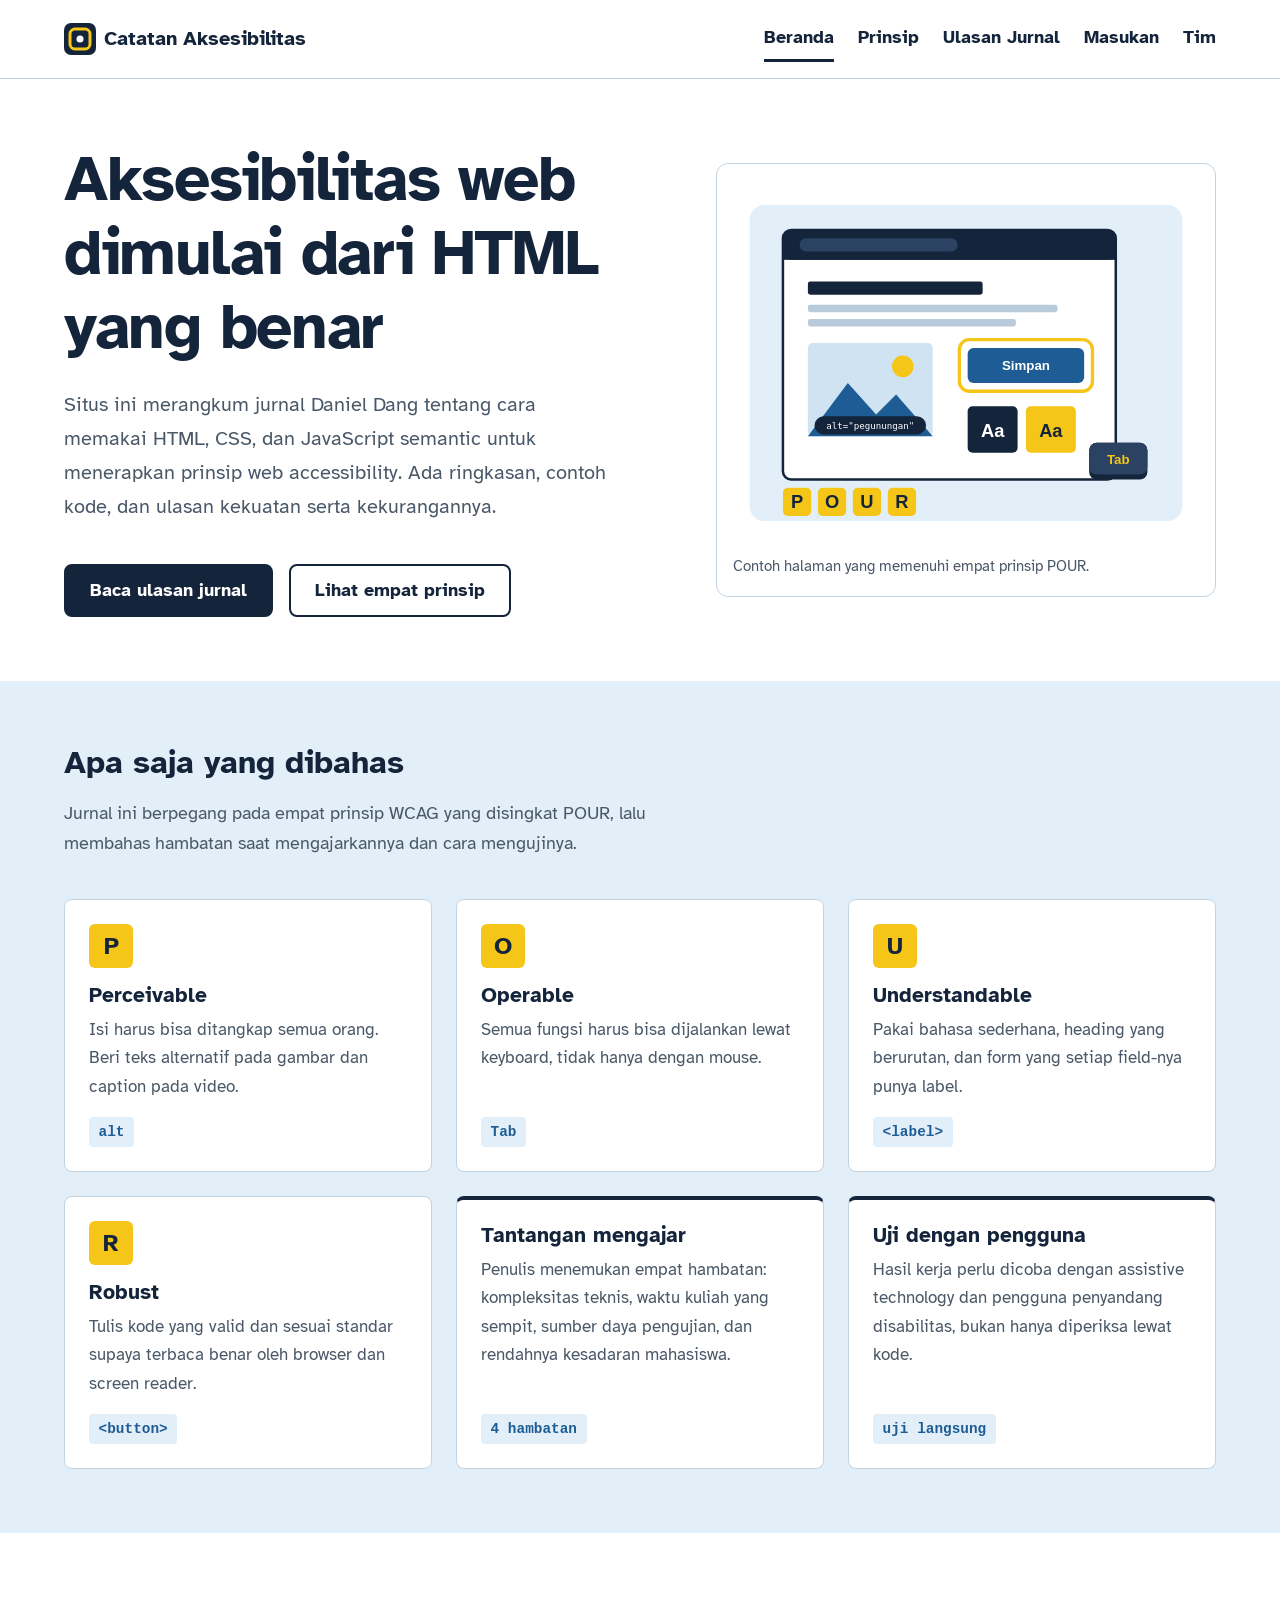
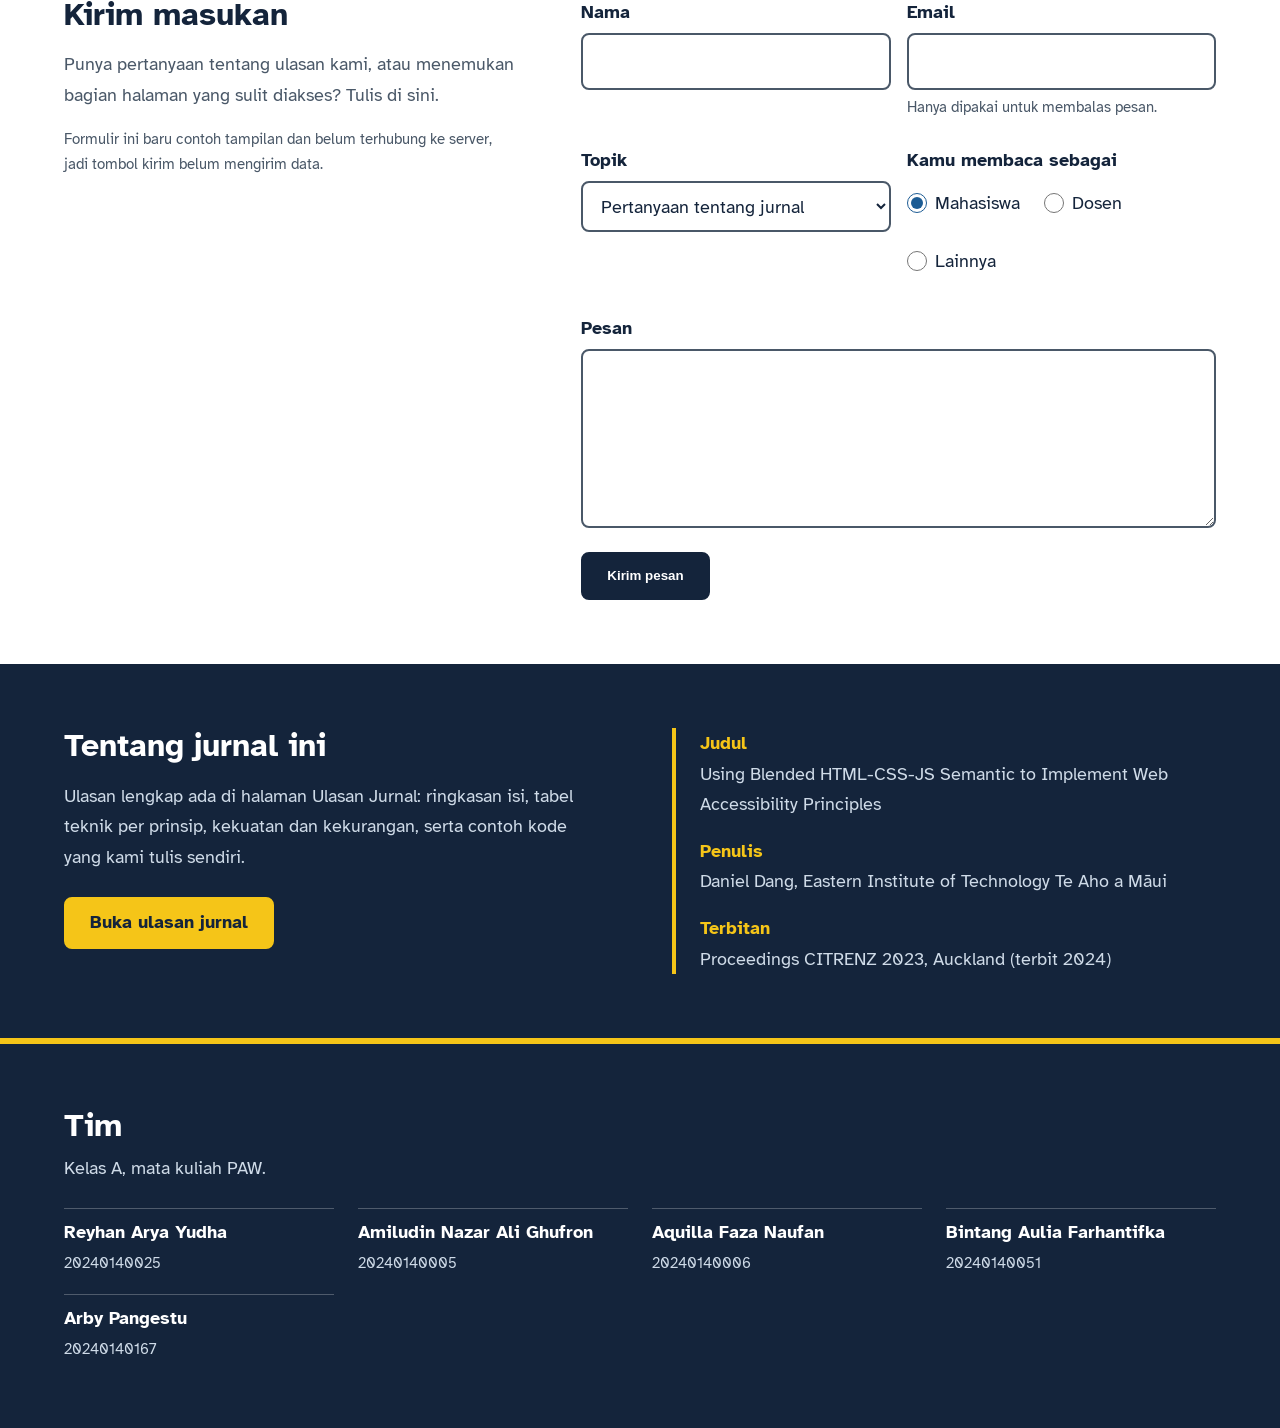
<file: index.html>
<!DOCTYPE html>
<html lang="id">
<head>
  <meta charset="UTF-8">
  <meta name="viewport" content="width=device-width, initial-scale=1, viewport-fit=cover">
  <title>Catatan Aksesibilitas Web | Beranda</title>
  <meta name="description" content="Ringkasan jurnal Daniel Dang tentang cara menerapkan prinsip web accessibility dengan HTML, CSS, dan JavaScript semantic.">

  <!-- Atkinson Hyperlegible: font yang dirancang untuk keterbacaan. Jika offline, otomatis memakai font sistem. -->
  <link rel="preconnect" href="https://fonts.googleapis.com">
  <link rel="preconnect" href="https://fonts.gstatic.com" crossorigin>
  <link href="https://fonts.googleapis.com/css2?family=Atkinson+Hyperlegible:ital,wght@0,400;0,700;1,400&display=swap" rel="stylesheet">

  <link rel="stylesheet" href="css/style.css">
</head>
<body>

  <a class="skip-link" href="#konten">Lewati ke konten utama</a>

  <header class="site-header">
    <div class="container header-inner">
      <a class="brand" href="index.html">
        <img src="assets/logo.svg" width="32" height="32" alt="">
        <span>Catatan Aksesibilitas</span>
      </a>

      <nav aria-label="Navigasi utama">
        <ul class="menu">
          <li><a href="index.html" aria-current="page">Beranda</a></li>
          <li><a href="#fitur">Prinsip</a></li>
          <li><a href="landing-page.html">Ulasan Jurnal</a></li>
          <li><a href="#kontak">Masukan</a></li>
          <li><a href="#tim">Tim</a></li>
        </ul>
      </nav>
    </div>
  </header>

  <main id="konten">

    <section class="hero" aria-labelledby="judul-hero">
      <div class="container hero-inner">
        <div class="hero-teks">
          <h1 id="judul-hero">Aksesibilitas web dimulai dari HTML yang benar</h1>
          <p class="hero-deskripsi">
            Situs ini merangkum jurnal Daniel Dang tentang cara memakai HTML, CSS,
            dan JavaScript semantic untuk menerapkan prinsip web accessibility.
            Ada ringkasan, contoh kode, dan ulasan kekuatan serta kekurangannya.
          </p>
          <div class="aksi">
            <a class="btn btn-utama" href="landing-page.html">Baca ulasan jurnal</a>
            <a class="btn btn-sekunder" href="#fitur">Lihat empat prinsip</a>
          </div>
        </div>

        <figure class="hero-gambar hero-kartu">
          <img
            src="assets/hero.svg"
            width="560"
            height="440"
            alt="Ilustrasi halaman web dengan gambar berlabel alt, tombol berbingkai fokus kuning, contoh kontras warna, dan empat kotak huruf P, O, U, R.">
          <figcaption>Contoh halaman yang memenuhi empat prinsip POUR.</figcaption>
        </figure>
      </div>
    </section>

    <section class="fitur" id="fitur" aria-labelledby="judul-fitur">
      <div class="container">
        <h2 id="judul-fitur">Apa saja yang dibahas</h2>
        <p class="pengantar">
          Jurnal ini berpegang pada empat prinsip WCAG yang disingkat POUR, lalu
          membahas hambatan saat mengajarkannya dan cara mengujinya.
        </p>

        <div class="grid-fitur">
          <article class="kartu">
            <span class="huruf" aria-hidden="true">P</span>
            <h3>Perceivable</h3>
            <p>Isi harus bisa ditangkap semua orang. Beri teks alternatif pada gambar dan caption pada video.</p>
            <code>alt</code>
          </article>

          <article class="kartu">
            <span class="huruf" aria-hidden="true">O</span>
            <h3>Operable</h3>
            <p>Semua fungsi harus bisa dijalankan lewat keyboard, tidak hanya dengan mouse.</p>
            <code>Tab</code>
          </article>

          <article class="kartu">
            <span class="huruf" aria-hidden="true">U</span>
            <h3>Understandable</h3>
            <p>Pakai bahasa sederhana, heading yang berurutan, dan form yang setiap field-nya punya label.</p>
            <code>&lt;label&gt;</code>
          </article>

          <article class="kartu">
            <span class="huruf" aria-hidden="true">R</span>
            <h3>Robust</h3>
            <p>Tulis kode yang valid dan sesuai standar supaya terbaca benar oleh browser dan screen reader.</p>
            <code>&lt;button&gt;</code>
          </article>

          <article class="kartu kartu-beda">
            <h3>Tantangan mengajar</h3>
            <p>Penulis menemukan empat hambatan: kompleksitas teknis, waktu kuliah yang sempit, sumber daya pengujian, dan rendahnya kesadaran mahasiswa.</p>
            <code>4 hambatan</code>
          </article>

          <article class="kartu kartu-beda">
            <h3>Uji dengan pengguna</h3>
            <p>Hasil kerja perlu dicoba dengan assistive technology dan pengguna penyandang disabilitas, bukan hanya diperiksa lewat kode.</p>
            <code>uji langsung</code>
          </article>
        </div>
      </div>
    </section>

    <section class="kontak" id="kontak" aria-labelledby="judul-kontak">
      <div class="container kontak-inner">
        <div class="kontak-teks">
          <h2 id="judul-kontak">Kirim masukan</h2>
          <p>
            Punya pertanyaan tentang ulasan kami, atau menemukan bagian halaman
            yang sulit diakses? Tulis di sini.
          </p>
          <p class="catatan">
            Formulir ini baru contoh tampilan dan belum terhubung ke server,
            jadi tombol kirim belum mengirim data.
          </p>
        </div>

        <form class="form">
          <div class="field">
            <label for="nama">Nama</label>
            <input type="text" id="nama" name="nama" autocomplete="name" required>
          </div>

          <div class="field">
            <label for="email">Email</label>
            <input type="email" id="email" name="email" autocomplete="email" required aria-describedby="petunjuk-email">
            <p class="petunjuk" id="petunjuk-email">Hanya dipakai untuk membalas pesan.</p>
          </div>

          <div class="field">
            <label for="topik">Topik</label>
            <select id="topik" name="topik">
              <option value="jurnal">Pertanyaan tentang jurnal</option>
              <option value="aksesibilitas">Masalah aksesibilitas di situs ini</option>
              <option value="lainnya">Lainnya</option>
            </select>
          </div>

          <fieldset class="field">
            <legend>Kamu membaca sebagai</legend>
            <div class="pilihan">
              <label><input type="radio" name="peran" value="mahasiswa" checked> Mahasiswa</label>
              <label><input type="radio" name="peran" value="dosen"> Dosen</label>
              <label><input type="radio" name="peran" value="lainnya"> Lainnya</label>
            </div>
          </fieldset>

          <div class="field span-2">
            <label for="pesan">Pesan</label>
            <textarea id="pesan" name="pesan" rows="5" required></textarea>
          </div>

          <div class="span-2">
            <button class="btn btn-utama" type="submit">Kirim pesan</button>
            <p class="status-pesan" id="status-pesan" role="status" aria-live="polite" hidden></p>
          </div>
        </form>
      </div>
    </section>

    <section class="tentang" aria-labelledby="judul-tentang">
      <div class="container tentang-inner">
        <div>
          <h2 id="judul-tentang">Tentang jurnal ini</h2>
          <p>
            Ulasan lengkap ada di halaman Ulasan Jurnal: ringkasan isi, tabel
            teknik per prinsip, kekuatan dan kekurangan, serta contoh kode
            yang kami tulis sendiri.
          </p>
          <a class="btn btn-utama btn-terang" href="landing-page.html">Buka ulasan jurnal</a>
        </div>

        <dl class="info-jurnal">
          <dt>Judul</dt>
          <dd>Using Blended HTML-CSS-JS Semantic to Implement Web Accessibility Principles</dd>
          <dt>Penulis</dt>
          <dd>Daniel Dang, Eastern Institute of Technology Te Aho a Māui</dd>
          <dt>Terbitan</dt>
          <dd>Proceedings CITRENZ 2023, Auckland (terbit 2024)</dd>
        </dl>
      </div>
    </section>

  </main>

  <footer class="site-footer" id="tim">
    <div class="container">
      <h2>Tim</h2>
      <p class="kelas">Kelas A, mata kuliah PAW.</p>
      <ul class="anggota">
        <li><span class="nama">Reyhan Arya Yudha</span> <span class="nim">20240140025</span></li>
        <li><span class="nama">Amiludin Nazar Ali Ghufron</span> <span class="nim">20240140005</span></li>
        <li><span class="nama">Aquilla Faza Naufan</span> <span class="nim">20240140006</span></li>
        <li><span class="nama">Bintang Aulia Farhantifka</span> <span class="nim">20240140051</span></li>
        <li><span class="nama">Arby Pangestu</span> <span class="nim">20240140167</span></li>
      </ul>
    </div>
  </footer>


  <script>
    const form = document.querySelector('.form');
    const statusPesan = document.querySelector('#status-pesan');

    form.addEventListener('submit', function (event) {
      event.preventDefault();

      if (!form.checkValidity()) {
        form.reportValidity();
        return;
      }

      statusPesan.hidden = false;
      statusPesan.textContent = 'Pesan berhasil dikirim! (Simulasi, belum terhubung ke server.)';
    });
  </script>
</body>
</html>
</file>
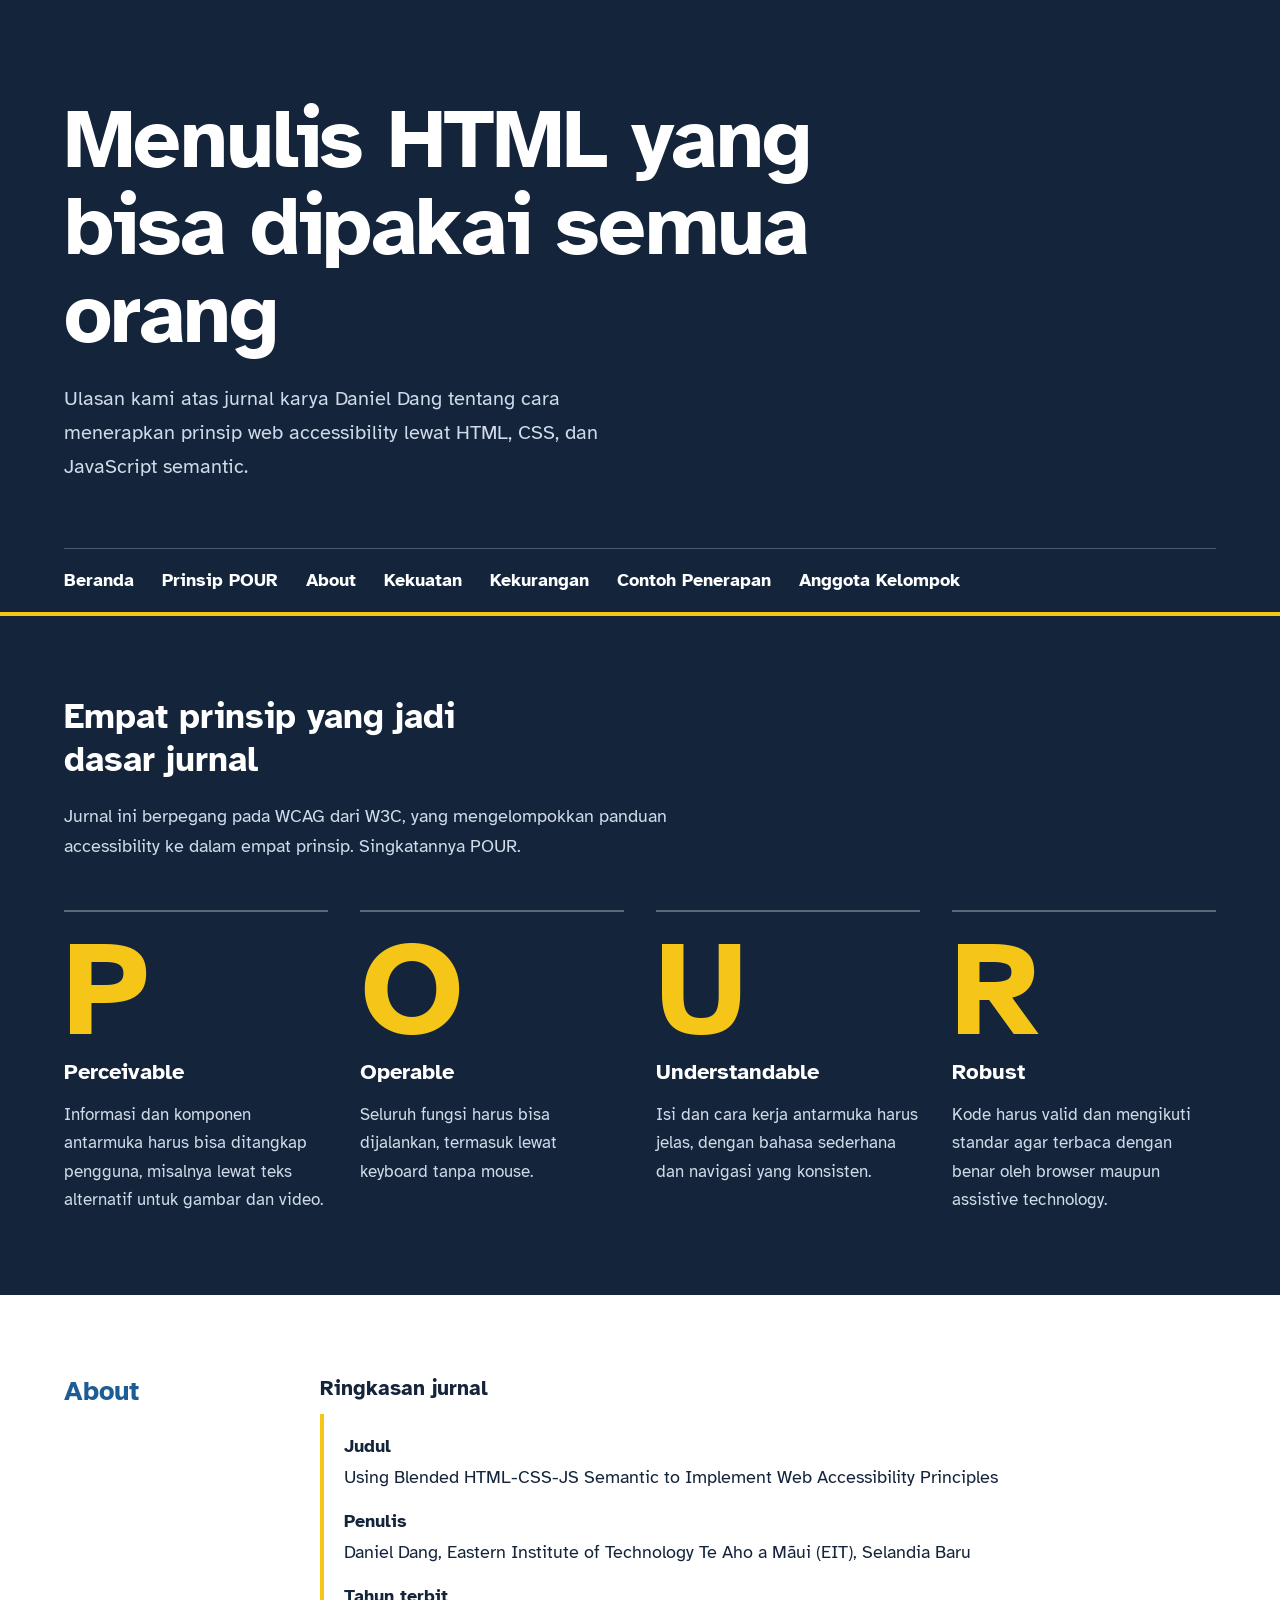
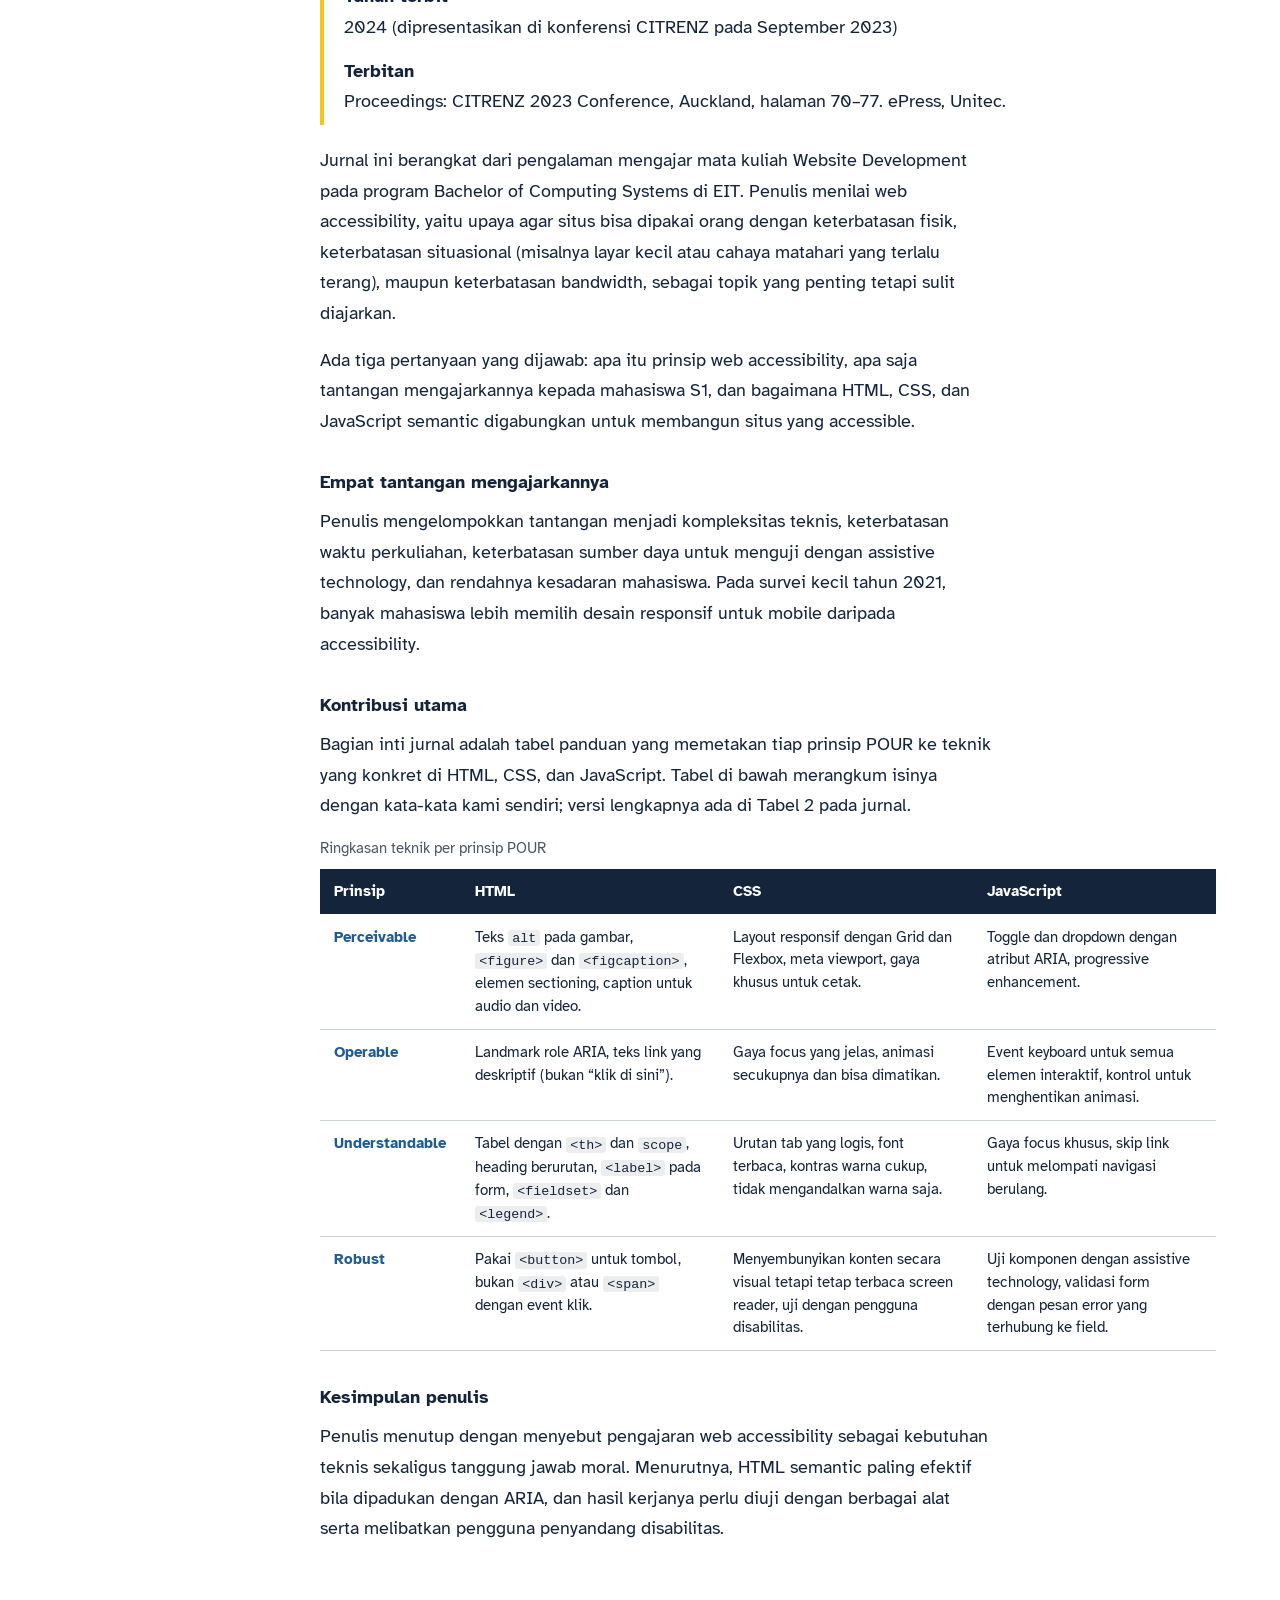
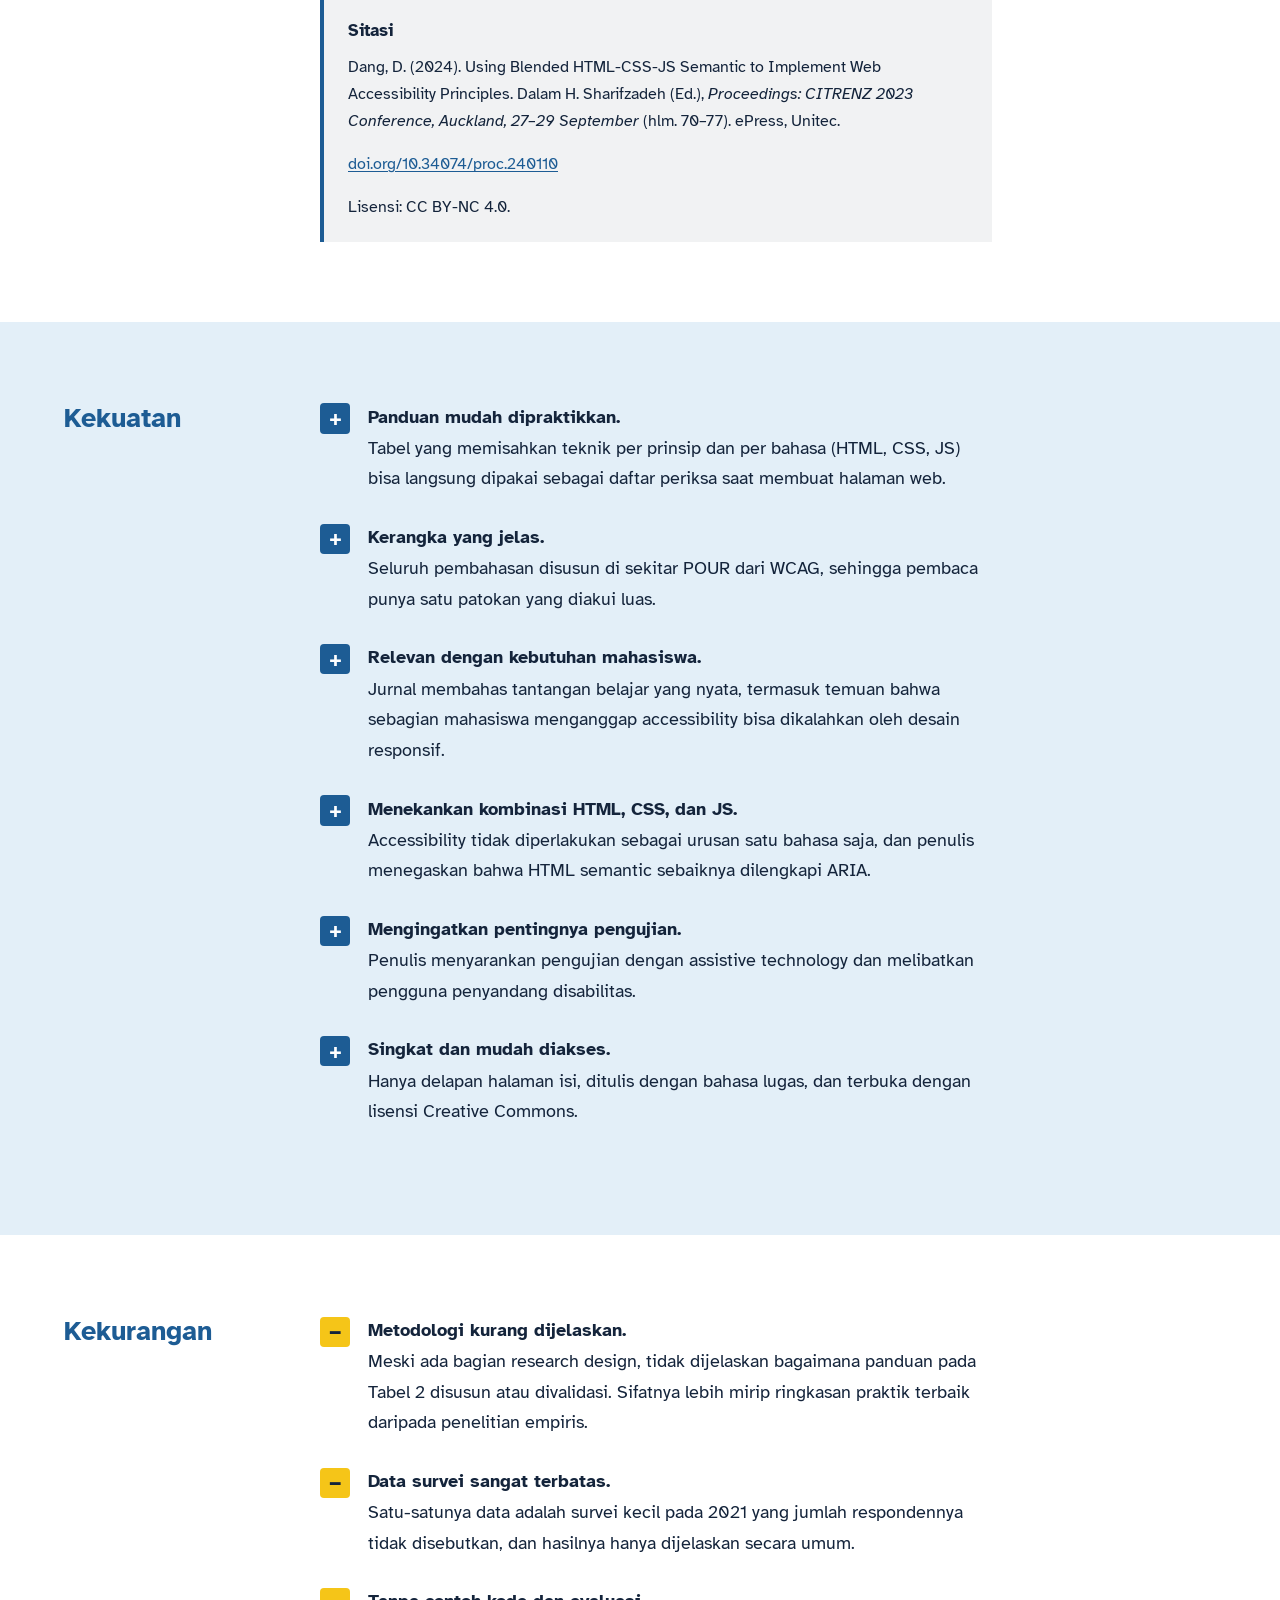
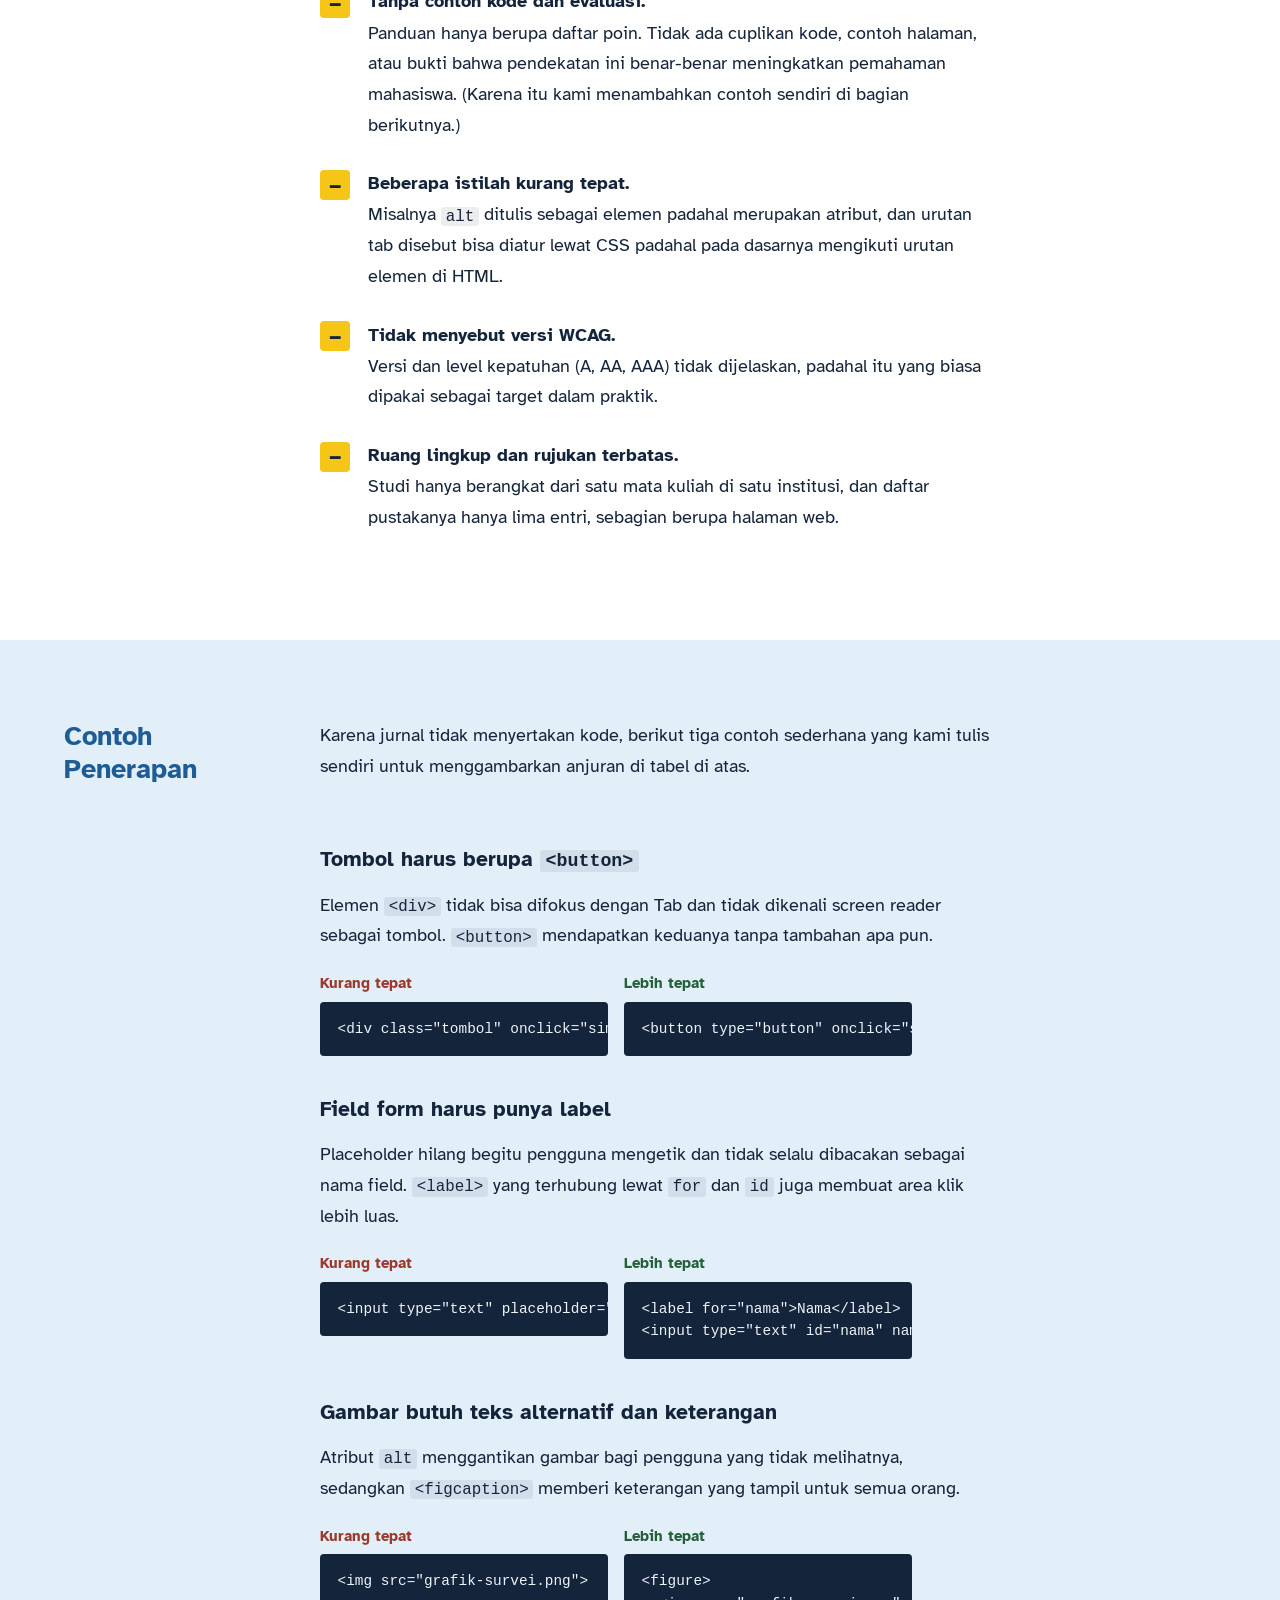
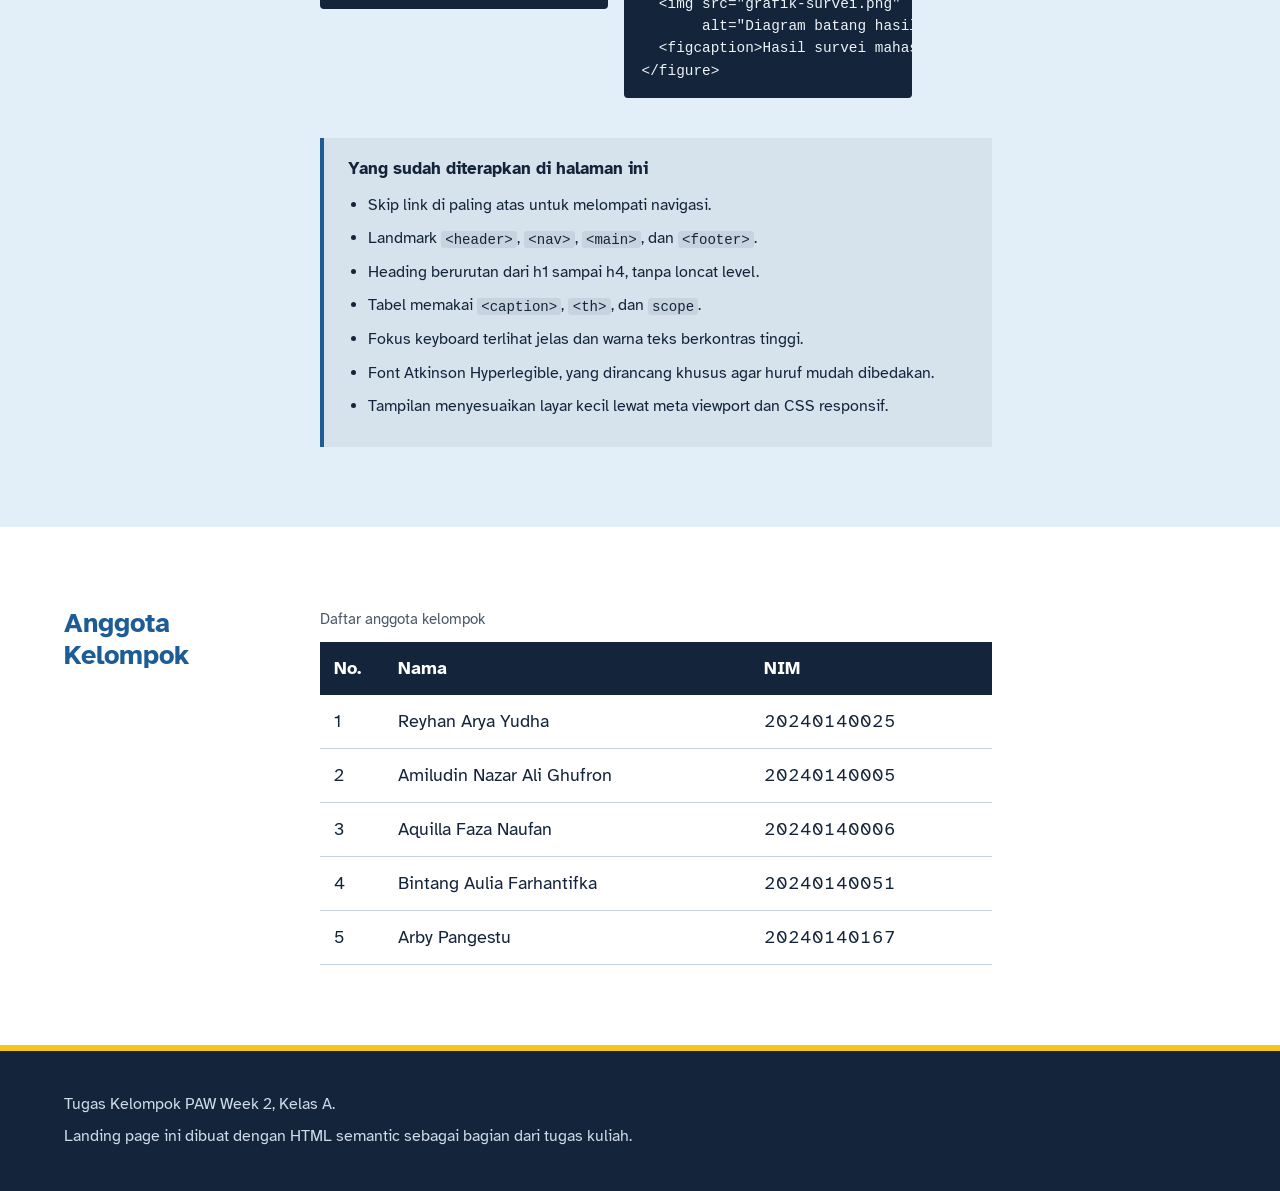
<file: landing-jurnal.html>
<!DOCTYPE html>
<html lang="id">
<head>
  <meta charset="UTF-8">
  <meta name="viewport" content="width=device-width, initial-scale=1, viewport-fit=cover">
  <title>Web Accessibility dan HTML-CSS-JS Semantic | Review Jurnal</title>
  <meta name="description" content="Review jurnal Using Blended HTML-CSS-JS Semantic to Implement Web Accessibility Principles karya Daniel Dang.">

  <!-- Atkinson Hyperlegible: font yang dirancang Braille Institute untuk keterbacaan. Jika offline, otomatis memakai font sistem. -->
  <link rel="preconnect" href="https://fonts.googleapis.com">
  <link rel="preconnect" href="https://fonts.gstatic.com" crossorigin>
  <link href="https://fonts.googleapis.com/css2?family=Atkinson+Hyperlegible:ital,wght@0,400;0,700;1,400&display=swap" rel="stylesheet">

  <link rel="stylesheet" href="style.css">
</head>
<body>

  <a class="skip-link" href="#konten">Lewati ke konten utama</a>

  <header>
    <h1>Menulis HTML yang bisa dipakai semua orang</h1>
    <p class="subtitle">
      Ulasan kami atas jurnal karya Daniel Dang tentang cara menerapkan
      prinsip web accessibility lewat HTML, CSS, dan JavaScript semantic.
    </p>

    <nav aria-label="Navigasi bagian halaman">
      <ul>
        <li><a href="index.html">Beranda</a></li>
        <li><a href="#pour">Prinsip POUR</a></li>
        <li><a href="#about">About</a></li>
        <li><a href="#kekuatan">Kekuatan</a></li>
        <li><a href="#kekurangan">Kekurangan</a></li>
        <li><a href="#contoh">Contoh Penerapan</a></li>
        <li><a href="#anggota">Anggota Kelompok</a></li>
      </ul>
    </nav>
  </header>

  <main id="konten">

    <section id="pour" aria-labelledby="judul-pour">
      <h2 id="judul-pour">Empat prinsip yang jadi dasar jurnal</h2>
      <p>
        Jurnal ini berpegang pada WCAG dari W3C, yang mengelompokkan panduan
        accessibility ke dalam empat prinsip. Singkatannya POUR.
      </p>
      <dl>
        <div>
          <dt data-huruf="P">Perceivable</dt>
          <dd>Informasi dan komponen antarmuka harus bisa ditangkap pengguna, misalnya lewat teks alternatif untuk gambar dan video.</dd>
        </div>
        <div>
          <dt data-huruf="O">Operable</dt>
          <dd>Seluruh fungsi harus bisa dijalankan, termasuk lewat keyboard tanpa mouse.</dd>
        </div>
        <div>
          <dt data-huruf="U">Understandable</dt>
          <dd>Isi dan cara kerja antarmuka harus jelas, dengan bahasa sederhana dan navigasi yang konsisten.</dd>
        </div>
        <div>
          <dt data-huruf="R">Robust</dt>
          <dd>Kode harus valid dan mengikuti standar agar terbaca dengan benar oleh browser maupun assistive technology.</dd>
        </div>
      </dl>
    </section>

    <section id="about" aria-labelledby="judul-about">
      <h2 id="judul-about">About</h2>

      <article>
        <h3>Ringkasan jurnal</h3>

        <dl class="meta">
          <dt>Judul</dt>
          <dd>Using Blended HTML-CSS-JS Semantic to Implement Web Accessibility Principles</dd>

          <dt>Penulis</dt>
          <dd>Daniel Dang, Eastern Institute of Technology Te Aho a Māui (EIT), Selandia Baru</dd>

          <dt>Tahun terbit</dt>
          <dd><time datetime="2024">2024</time> (dipresentasikan di konferensi CITRENZ pada September 2023)</dd>

          <dt>Terbitan</dt>
          <dd>Proceedings: CITRENZ 2023 Conference, Auckland, halaman 70&ndash;77. ePress, Unitec.</dd>
        </dl>

        <p>
          Jurnal ini berangkat dari pengalaman mengajar mata kuliah Website Development
          pada program Bachelor of Computing Systems di EIT. Penulis menilai web
          accessibility, yaitu upaya agar situs bisa dipakai orang dengan keterbatasan
          fisik, keterbatasan situasional (misalnya layar kecil atau cahaya matahari
          yang terlalu terang), maupun keterbatasan bandwidth, sebagai topik yang
          penting tetapi sulit diajarkan.
        </p>

        <p>
          Ada tiga pertanyaan yang dijawab: apa itu prinsip web accessibility, apa saja
          tantangan mengajarkannya kepada mahasiswa S1, dan bagaimana HTML, CSS, dan
          JavaScript semantic digabungkan untuk membangun situs yang accessible.
        </p>

        <h4>Empat tantangan mengajarkannya</h4>
        <p>
          Penulis mengelompokkan tantangan menjadi kompleksitas teknis, keterbatasan
          waktu perkuliahan, keterbatasan sumber daya untuk menguji dengan assistive
          technology, dan rendahnya kesadaran mahasiswa. Pada survei kecil tahun 2021,
          banyak mahasiswa lebih memilih desain responsif untuk mobile daripada
          accessibility.
        </p>

        <h4>Kontribusi utama</h4>
        <p>
          Bagian inti jurnal adalah tabel panduan yang memetakan tiap prinsip POUR ke
          teknik yang konkret di HTML, CSS, dan JavaScript. Tabel di bawah merangkum
          isinya dengan kata-kata kami sendiri; versi lengkapnya ada di Tabel 2 pada
          jurnal.
        </p>

        <div class="tabel-scroll" role="region" aria-labelledby="cap-pour" tabindex="0">
          <table class="pour">
            <caption id="cap-pour">Ringkasan teknik per prinsip POUR</caption>
            <thead>
              <tr>
                <th scope="col">Prinsip</th>
                <th scope="col">HTML</th>
                <th scope="col">CSS</th>
                <th scope="col">JavaScript</th>
              </tr>
            </thead>
            <tbody>
              <tr>
                <th scope="row">Perceivable</th>
                <td>Teks <code>alt</code> pada gambar, <code>&lt;figure&gt;</code> dan <code>&lt;figcaption&gt;</code>, elemen sectioning, caption untuk audio dan video.</td>
                <td>Layout responsif dengan Grid dan Flexbox, meta viewport, gaya khusus untuk cetak.</td>
                <td>Toggle dan dropdown dengan atribut ARIA, progressive enhancement.</td>
              </tr>
              <tr>
                <th scope="row">Operable</th>
                <td>Landmark role ARIA, teks link yang deskriptif (bukan &ldquo;klik di sini&rdquo;).</td>
                <td>Gaya focus yang jelas, animasi secukupnya dan bisa dimatikan.</td>
                <td>Event keyboard untuk semua elemen interaktif, kontrol untuk menghentikan animasi.</td>
              </tr>
              <tr>
                <th scope="row">Understandable</th>
                <td>Tabel dengan <code>&lt;th&gt;</code> dan <code>scope</code>, heading berurutan, <code>&lt;label&gt;</code> pada form, <code>&lt;fieldset&gt;</code> dan <code>&lt;legend&gt;</code>.</td>
                <td>Urutan tab yang logis, font terbaca, kontras warna cukup, tidak mengandalkan warna saja.</td>
                <td>Gaya focus khusus, skip link untuk melompati navigasi berulang.</td>
              </tr>
              <tr>
                <th scope="row">Robust</th>
                <td>Pakai <code>&lt;button&gt;</code> untuk tombol, bukan <code>&lt;div&gt;</code> atau <code>&lt;span&gt;</code> dengan event klik.</td>
                <td>Menyembunyikan konten secara visual tetapi tetap terbaca screen reader, uji dengan pengguna disabilitas.</td>
                <td>Uji komponen dengan assistive technology, validasi form dengan pesan error yang terhubung ke field.</td>
              </tr>
            </tbody>
          </table>
        </div>

        <h4>Kesimpulan penulis</h4>
        <p>
          Penulis menutup dengan menyebut pengajaran web accessibility sebagai
          kebutuhan teknis sekaligus tanggung jawab moral. Menurutnya, HTML semantic
          paling efektif bila dipadukan dengan ARIA, dan hasil kerjanya perlu diuji
          dengan berbagai alat serta melibatkan pengguna penyandang disabilitas.
        </p>
      </article>

      <aside aria-labelledby="judul-sitasi">
        <h3 id="judul-sitasi">Sitasi</h3>
        <p>
          Dang, D. (2024). Using Blended HTML-CSS-JS Semantic to Implement Web
          Accessibility Principles. Dalam H. Sharifzadeh (Ed.),
          <cite>Proceedings: CITRENZ 2023 Conference, Auckland, 27&ndash;29 September</cite>
          (hlm. 70&ndash;77). ePress, Unitec.
        </p>
        <p>
          <a href="https://doi.org/10.34074/proc.240110">doi.org/10.34074/proc.240110</a>
        </p>
        <p>Lisensi: CC BY-NC 4.0.</p>
      </aside>
    </section>

    <section id="kekuatan" aria-labelledby="judul-kekuatan">
      <h2 id="judul-kekuatan">Kekuatan</h2>
      <ul>
        <li>
          <strong>Panduan mudah dipraktikkan.</strong>
          Tabel yang memisahkan teknik per prinsip dan per bahasa (HTML, CSS, JS)
          bisa langsung dipakai sebagai daftar periksa saat membuat halaman web.
        </li>
        <li>
          <strong>Kerangka yang jelas.</strong>
          Seluruh pembahasan disusun di sekitar POUR dari WCAG, sehingga pembaca
          punya satu patokan yang diakui luas.
        </li>
        <li>
          <strong>Relevan dengan kebutuhan mahasiswa.</strong>
          Jurnal membahas tantangan belajar yang nyata, termasuk temuan bahwa
          sebagian mahasiswa menganggap accessibility bisa dikalahkan oleh desain
          responsif.
        </li>
        <li>
          <strong>Menekankan kombinasi HTML, CSS, dan JS.</strong>
          Accessibility tidak diperlakukan sebagai urusan satu bahasa saja, dan
          penulis menegaskan bahwa HTML semantic sebaiknya dilengkapi ARIA.
        </li>
        <li>
          <strong>Mengingatkan pentingnya pengujian.</strong>
          Penulis menyarankan pengujian dengan assistive technology dan melibatkan
          pengguna penyandang disabilitas.
        </li>
        <li>
          <strong>Singkat dan mudah diakses.</strong>
          Hanya delapan halaman isi, ditulis dengan bahasa lugas, dan terbuka
          dengan lisensi Creative Commons.
        </li>
      </ul>
    </section>

    <section id="kekurangan" aria-labelledby="judul-kekurangan">
      <h2 id="judul-kekurangan">Kekurangan</h2>
      <ul>
        <li>
          <strong>Metodologi kurang dijelaskan.</strong>
          Meski ada bagian research design, tidak dijelaskan bagaimana panduan pada
          Tabel 2 disusun atau divalidasi. Sifatnya lebih mirip ringkasan praktik
          terbaik daripada penelitian empiris.
        </li>
        <li>
          <strong>Data survei sangat terbatas.</strong>
          Satu-satunya data adalah survei kecil pada 2021 yang jumlah respondennya
          tidak disebutkan, dan hasilnya hanya dijelaskan secara umum.
        </li>
        <li>
          <strong>Tanpa contoh kode dan evaluasi.</strong>
          Panduan hanya berupa daftar poin. Tidak ada cuplikan kode, contoh
          halaman, atau bukti bahwa pendekatan ini benar-benar meningkatkan
          pemahaman mahasiswa. (Karena itu kami menambahkan contoh sendiri di
          bagian berikutnya.)
        </li>
        <li>
          <strong>Beberapa istilah kurang tepat.</strong>
          Misalnya <code>alt</code> ditulis sebagai elemen padahal merupakan
          atribut, dan urutan tab disebut bisa diatur lewat CSS padahal pada
          dasarnya mengikuti urutan elemen di HTML.
        </li>
        <li>
          <strong>Tidak menyebut versi WCAG.</strong>
          Versi dan level kepatuhan (A, AA, AAA) tidak dijelaskan, padahal itu
          yang biasa dipakai sebagai target dalam praktik.
        </li>
        <li>
          <strong>Ruang lingkup dan rujukan terbatas.</strong>
          Studi hanya berangkat dari satu mata kuliah di satu institusi, dan daftar
          pustakanya hanya lima entri, sebagian berupa halaman web.
        </li>
      </ul>
    </section>

    <section id="contoh" aria-labelledby="judul-contoh">
      <h2 id="judul-contoh">Contoh Penerapan</h2>
      <p>
        Karena jurnal tidak menyertakan kode, berikut tiga contoh sederhana yang
        kami tulis sendiri untuk menggambarkan anjuran di tabel di atas.
      </p>

      <article>
        <h3>Tombol harus berupa <code>&lt;button&gt;</code></h3>
        <p>
          Elemen <code>&lt;div&gt;</code> tidak bisa difokus dengan Tab dan tidak
          dikenali screen reader sebagai tombol. <code>&lt;button&gt;</code>
          mendapatkan keduanya tanpa tambahan apa pun.
        </p>
        <figure>
          <figcaption>Kurang tepat</figcaption>
          <pre tabindex="0"><code>&lt;div class="tombol" onclick="simpan()"&gt;Simpan&lt;/div&gt;</code></pre>
        </figure>
        <figure>
          <figcaption>Lebih tepat</figcaption>
          <pre tabindex="0"><code>&lt;button type="button" onclick="simpan()"&gt;Simpan&lt;/button&gt;</code></pre>
        </figure>
      </article>

      <article>
        <h3>Field form harus punya label</h3>
        <p>
          Placeholder hilang begitu pengguna mengetik dan tidak selalu dibacakan
          sebagai nama field. <code>&lt;label&gt;</code> yang terhubung lewat
          <code>for</code> dan <code>id</code> juga membuat area klik lebih luas.
        </p>
        <figure>
          <figcaption>Kurang tepat</figcaption>
          <pre tabindex="0"><code>&lt;input type="text" placeholder="Nama"&gt;</code></pre>
        </figure>
        <figure>
          <figcaption>Lebih tepat</figcaption>
          <pre tabindex="0"><code>&lt;label for="nama"&gt;Nama&lt;/label&gt;
&lt;input type="text" id="nama" name="nama"&gt;</code></pre>
        </figure>
      </article>

      <article>
        <h3>Gambar butuh teks alternatif dan keterangan</h3>
        <p>
          Atribut <code>alt</code> menggantikan gambar bagi pengguna yang tidak
          melihatnya, sedangkan <code>&lt;figcaption&gt;</code> memberi keterangan
          yang tampil untuk semua orang.
        </p>
        <figure>
          <figcaption>Kurang tepat</figcaption>
          <pre tabindex="0"><code>&lt;img src="grafik-survei.png"&gt;</code></pre>
        </figure>
        <figure>
          <figcaption>Lebih tepat</figcaption>
          <pre tabindex="0"><code>&lt;figure&gt;
  &lt;img src="grafik-survei.png"
       alt="Diagram batang hasil survei mahasiswa tahun 2021"&gt;
  &lt;figcaption&gt;Hasil survei mahasiswa, 2021&lt;/figcaption&gt;
&lt;/figure&gt;</code></pre>
        </figure>
      </article>

      <aside aria-labelledby="judul-halaman-ini">
        <h3 id="judul-halaman-ini">Yang sudah diterapkan di halaman ini</h3>
        <ul>
          <li>Skip link di paling atas untuk melompati navigasi.</li>
          <li>Landmark <code>&lt;header&gt;</code>, <code>&lt;nav&gt;</code>, <code>&lt;main&gt;</code>, dan <code>&lt;footer&gt;</code>.</li>
          <li>Heading berurutan dari h1 sampai h4, tanpa loncat level.</li>
          <li>Tabel memakai <code>&lt;caption&gt;</code>, <code>&lt;th&gt;</code>, dan <code>scope</code>.</li>
          <li>Fokus keyboard terlihat jelas dan warna teks berkontras tinggi.</li>
          <li>Font Atkinson Hyperlegible, yang dirancang khusus agar huruf mudah dibedakan.</li>
          <li>Tampilan menyesuaikan layar kecil lewat meta viewport dan CSS responsif.</li>
        </ul>
      </aside>
    </section>

    <section id="anggota" aria-labelledby="judul-anggota">
      <h2 id="judul-anggota">Anggota Kelompok</h2>
      <table>
        <caption>Daftar anggota kelompok</caption>
        <thead>
          <tr>
            <th scope="col">No.</th>
            <th scope="col">Nama</th>
            <th scope="col">NIM</th>
          </tr>
        </thead>
        <tbody>
          <tr>
            <td>1</td>
            <td>Reyhan Arya Yudha</td>
            <td>20240140025</td>
          </tr>
          <tr>
            <td>2</td>
            <td>Amiludin Nazar Ali Ghufron</td>
            <td>20240140005</td>
          </tr>
          <tr>
            <td>3</td>
            <td>Aquilla Faza Naufan</td>
            <td>20240140006</td>
          </tr>
          <tr>
            <td>4</td>
            <td>Bintang Aulia Farhantifka</td>
            <td>20240140051</td>
          </tr>
          <tr>
            <td>5</td>
            <td>Arby Pangestu</td>
            <td>20240140167</td>
          </tr>
        </tbody>
      </table>
    </section>

  </main>

  <footer>
    <p>Tugas Kelompok PAW Week 2, Kelas A.</p>
    <p>Landing page ini dibuat dengan HTML semantic sebagai bagian dari tugas kuliah.</p>
  </footer>

</body>
</html>
</file>
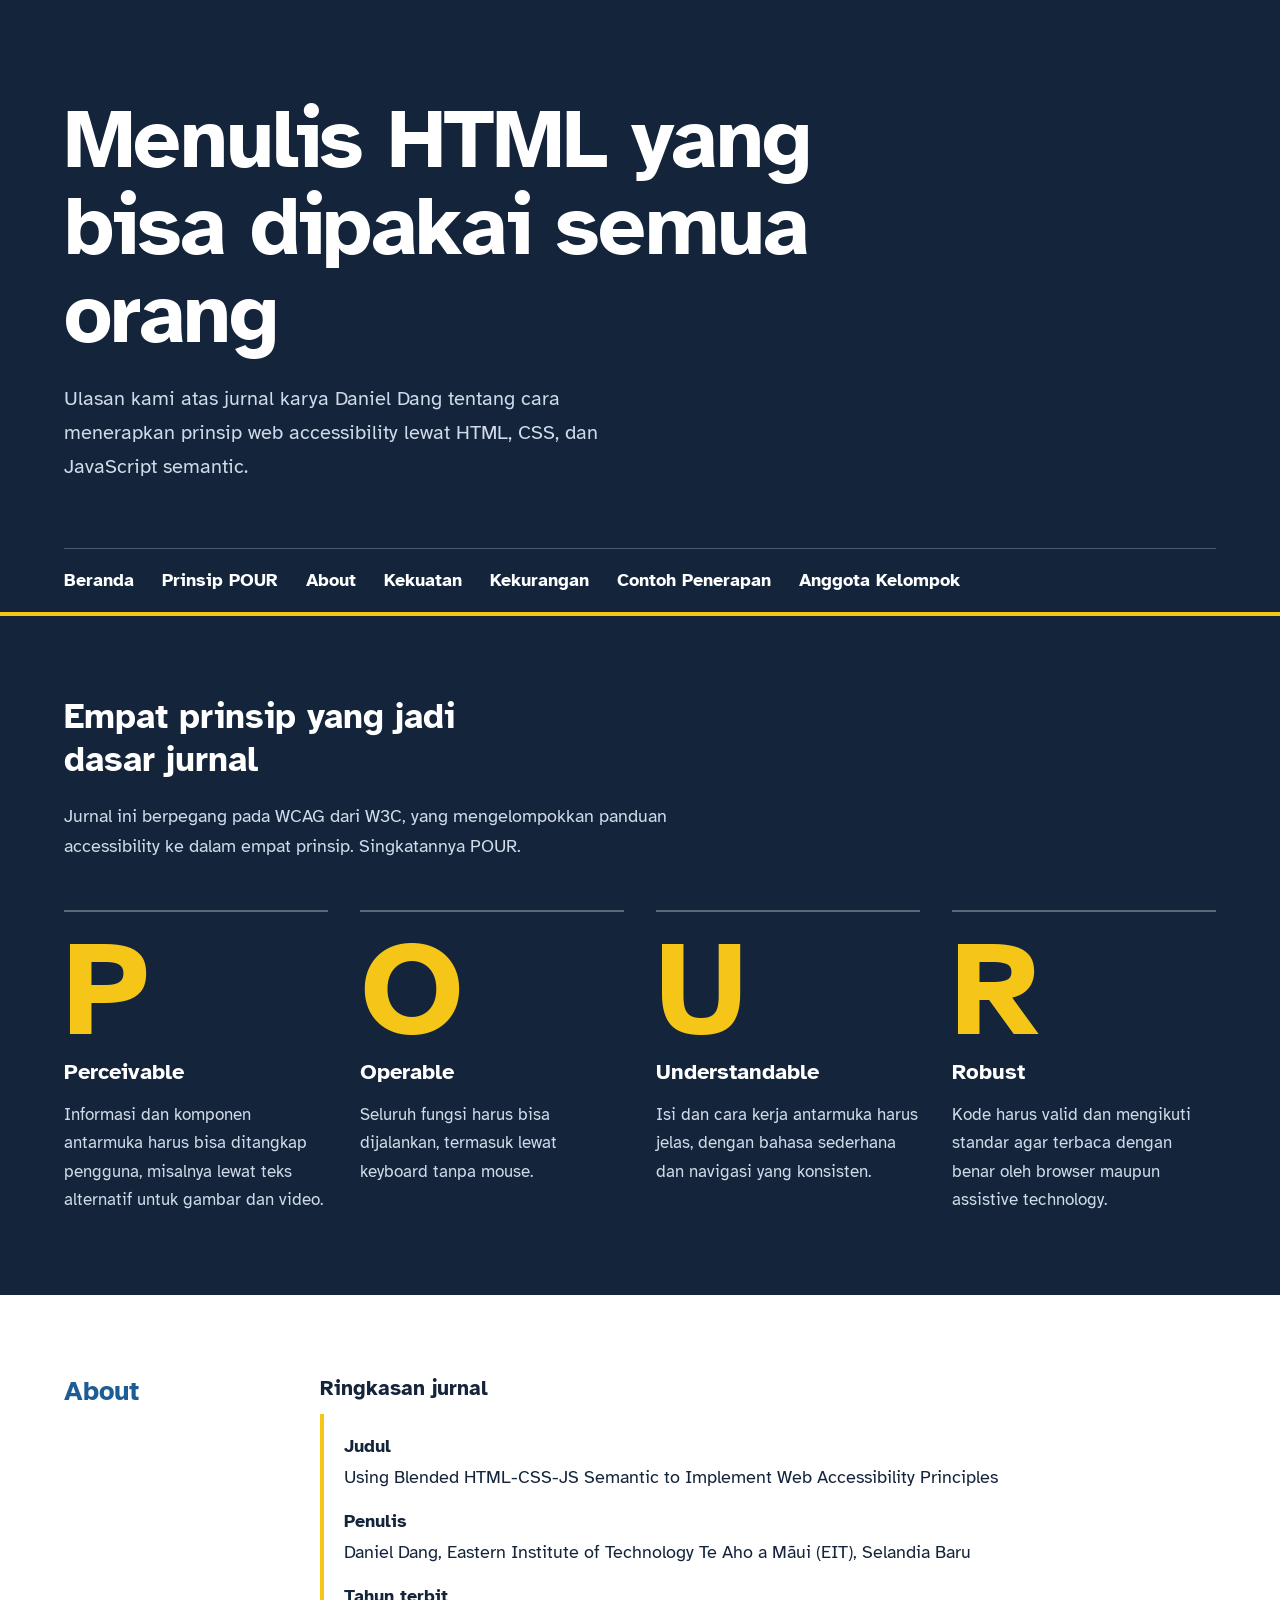
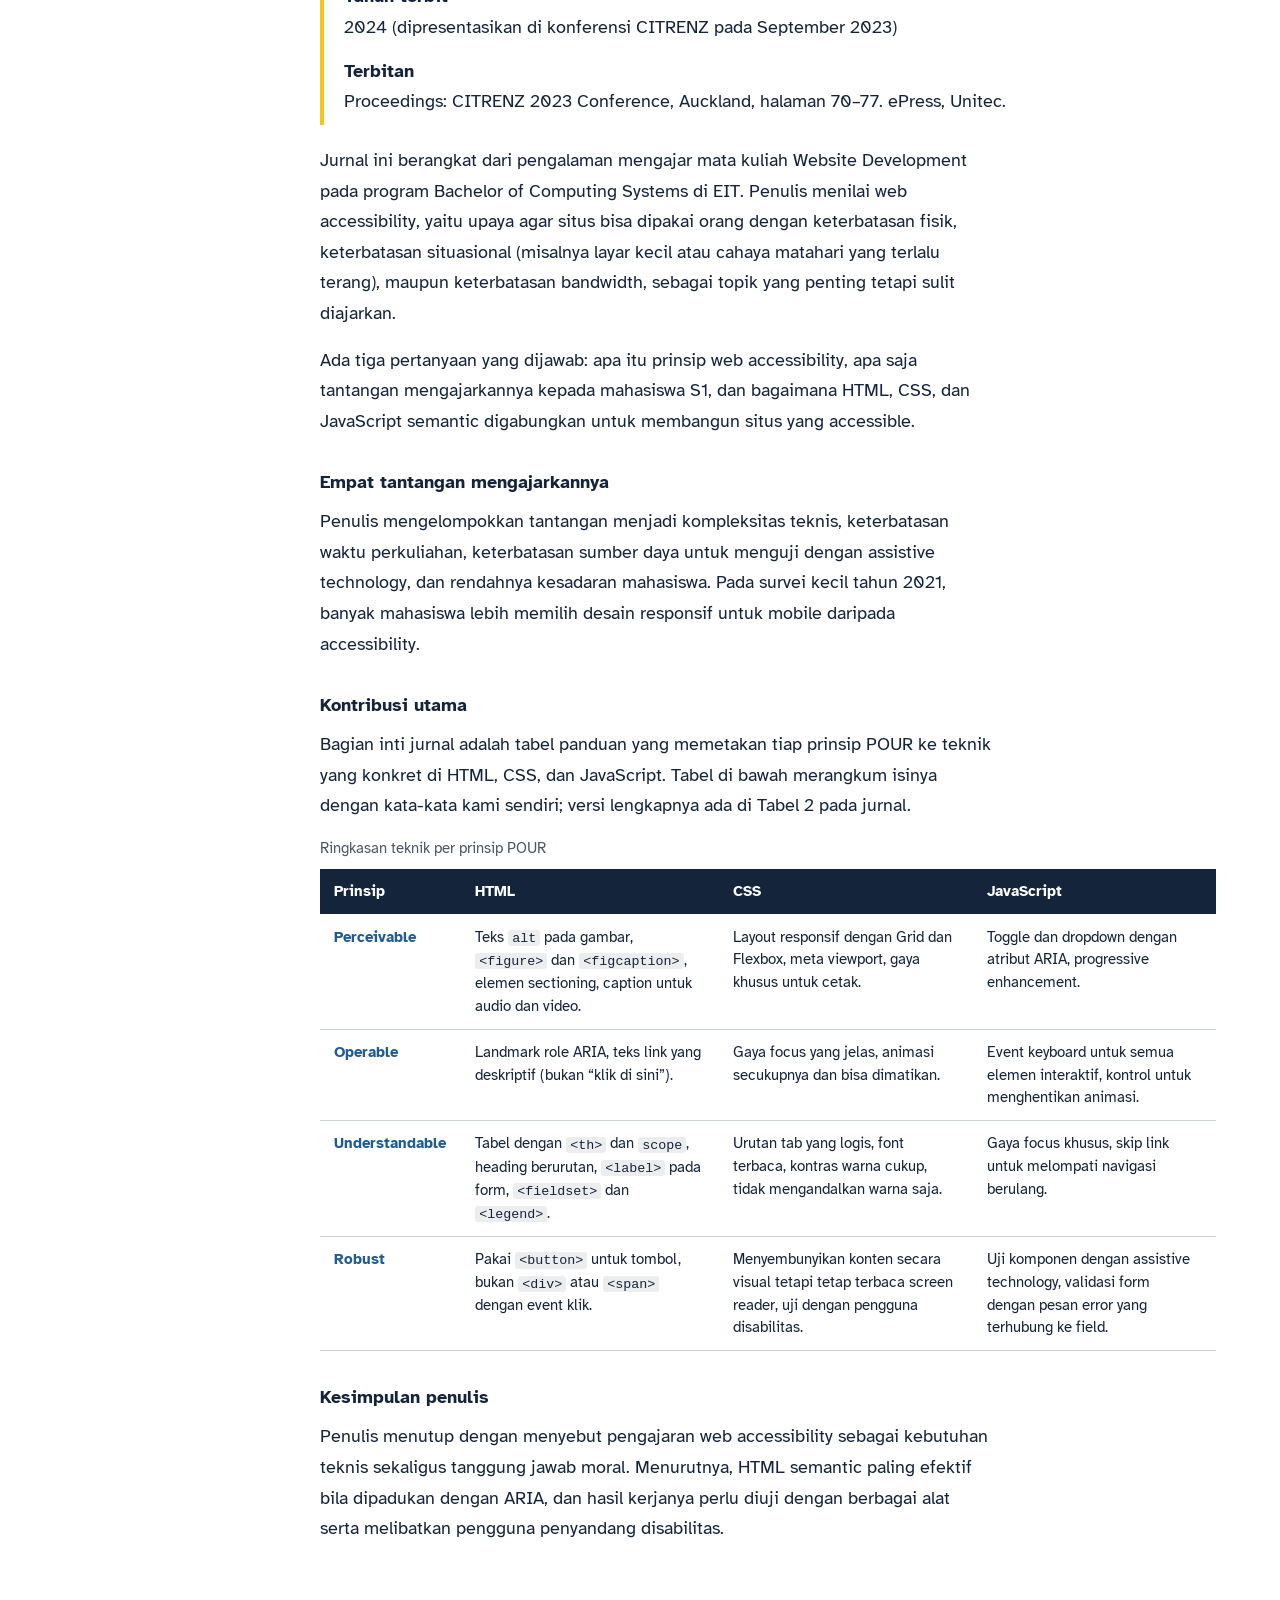
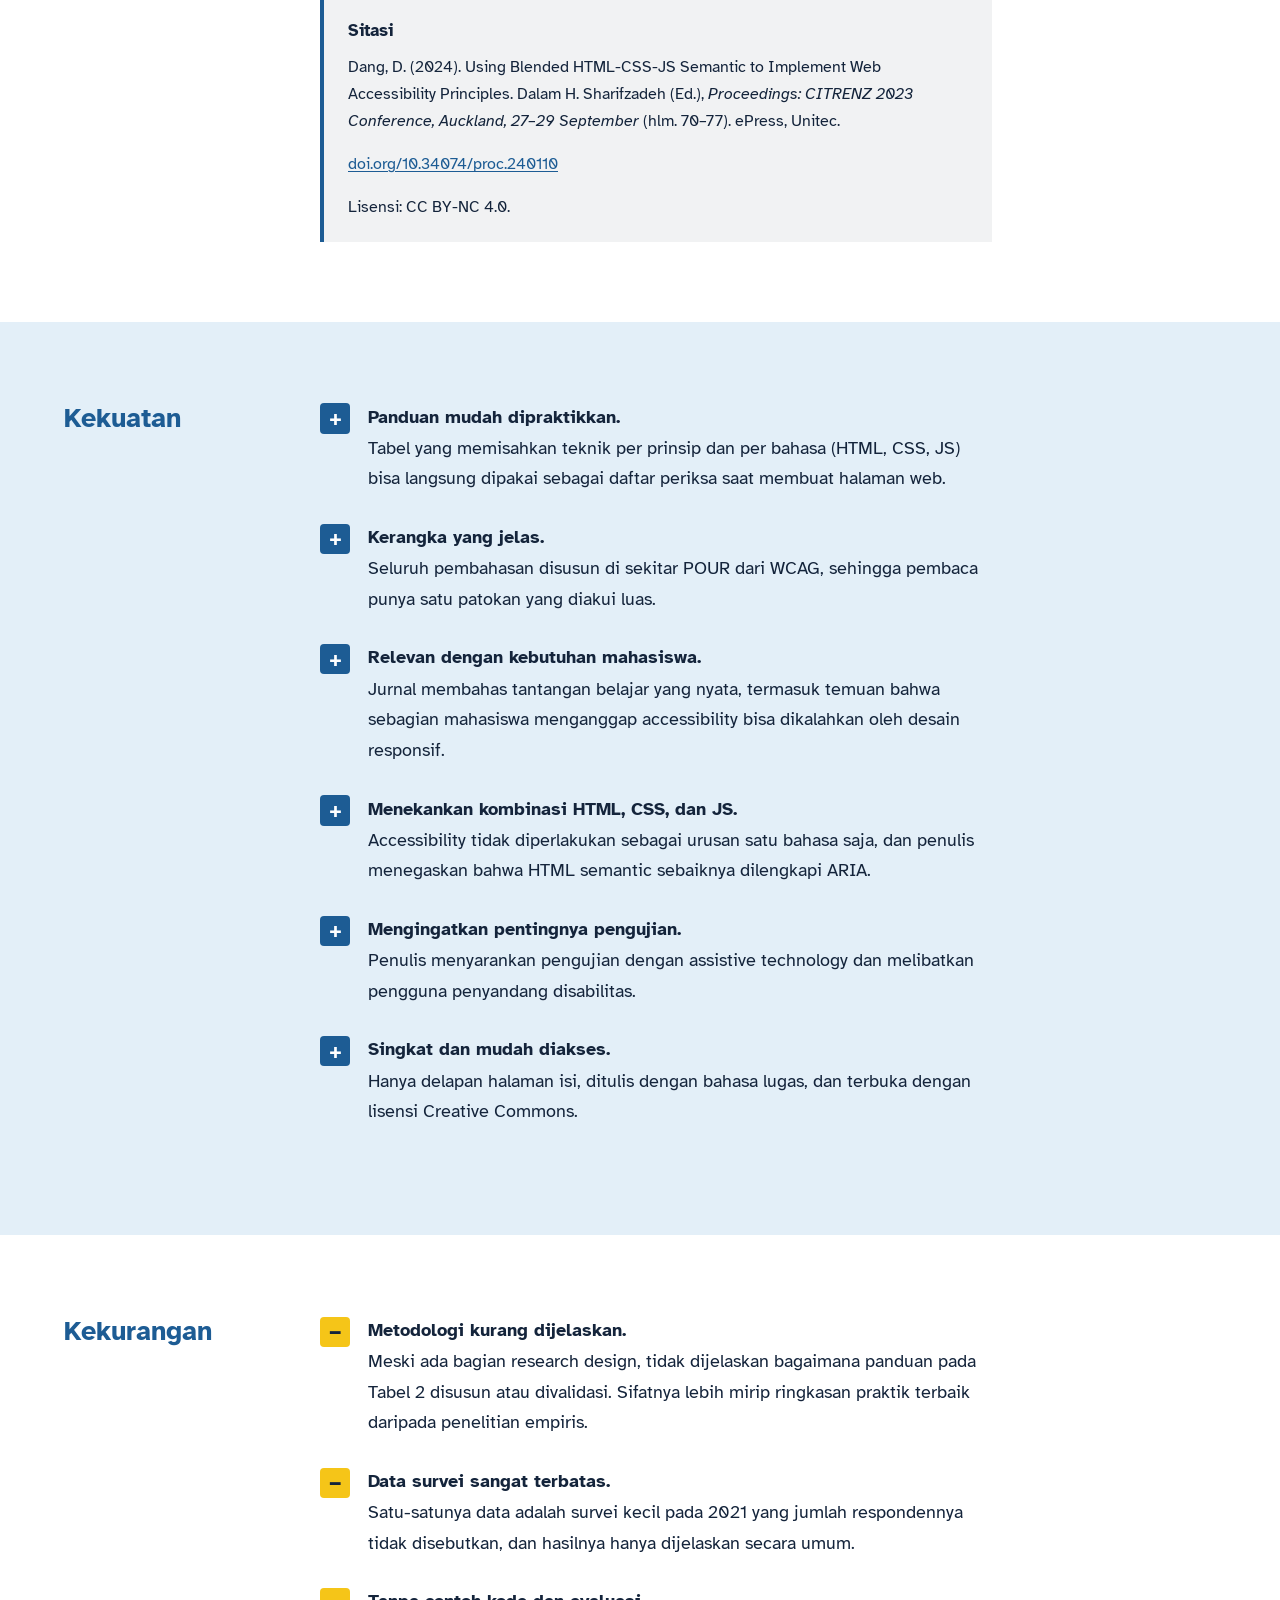
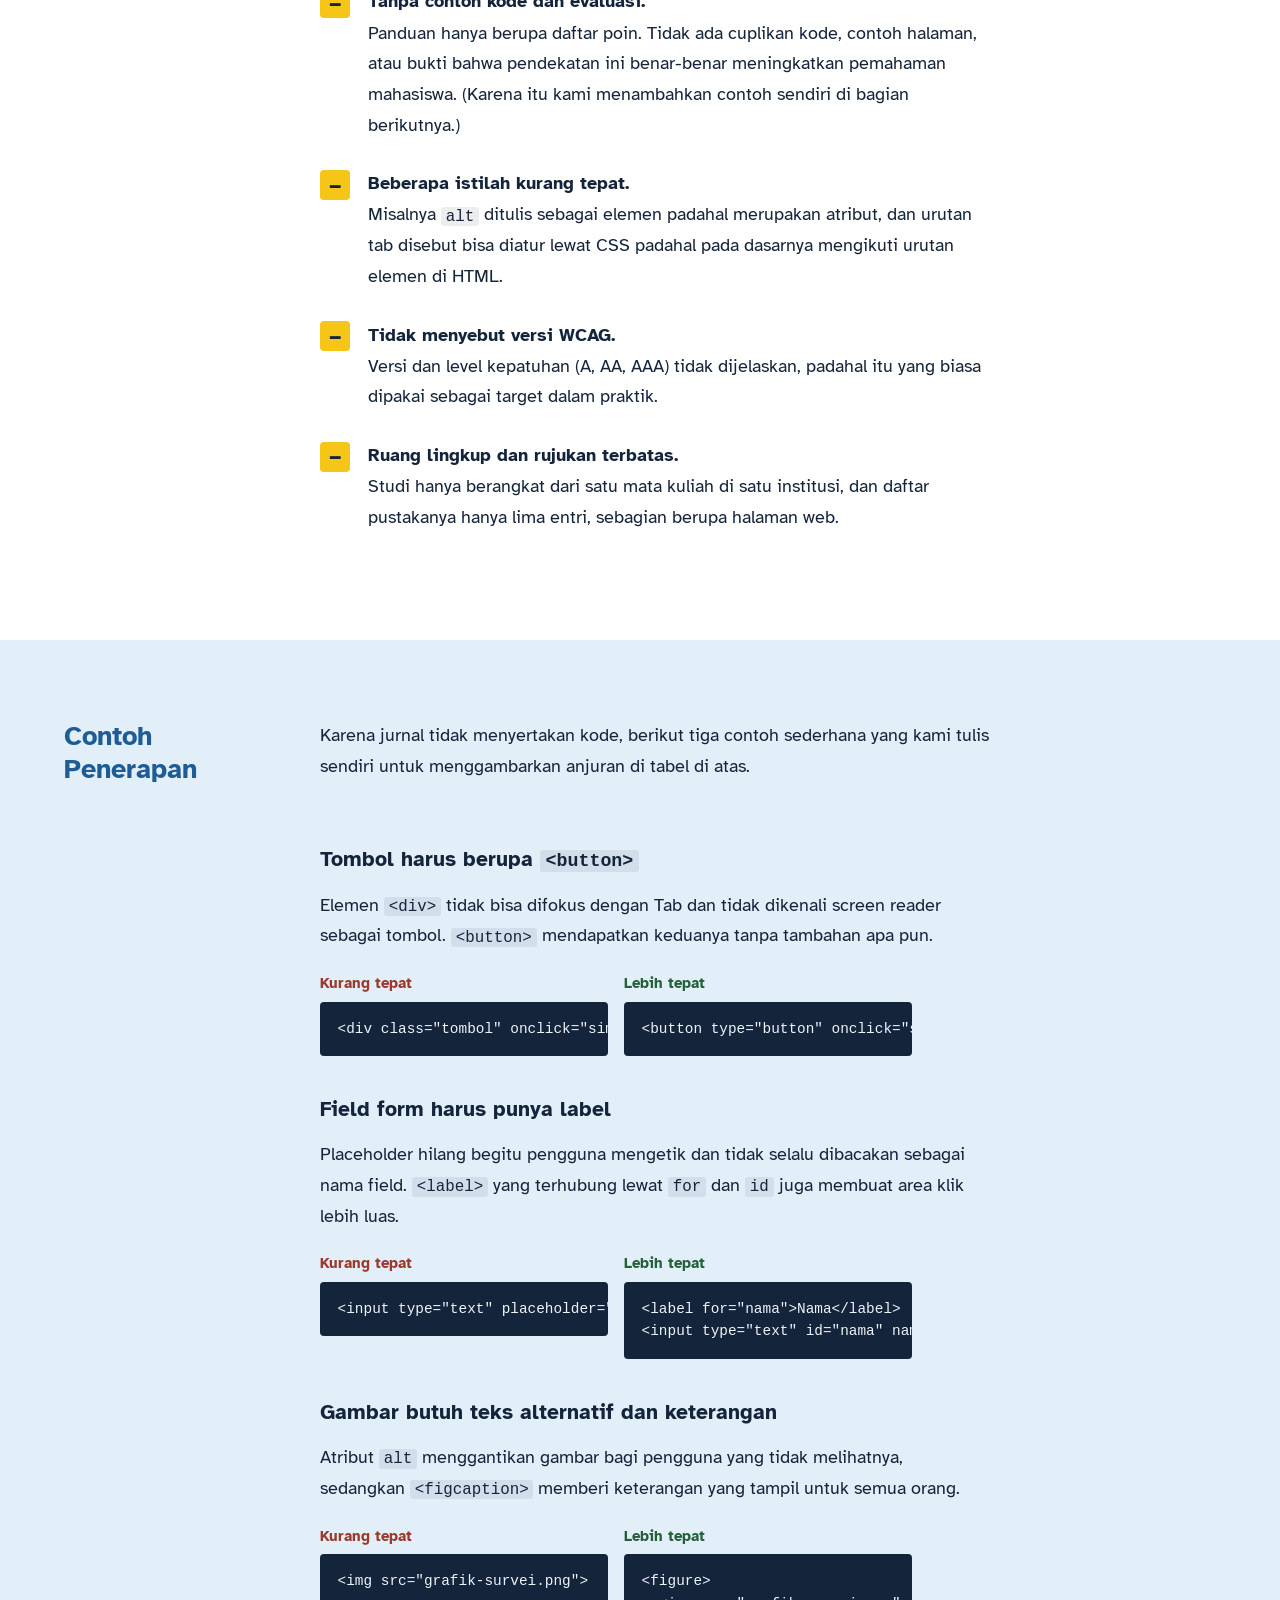
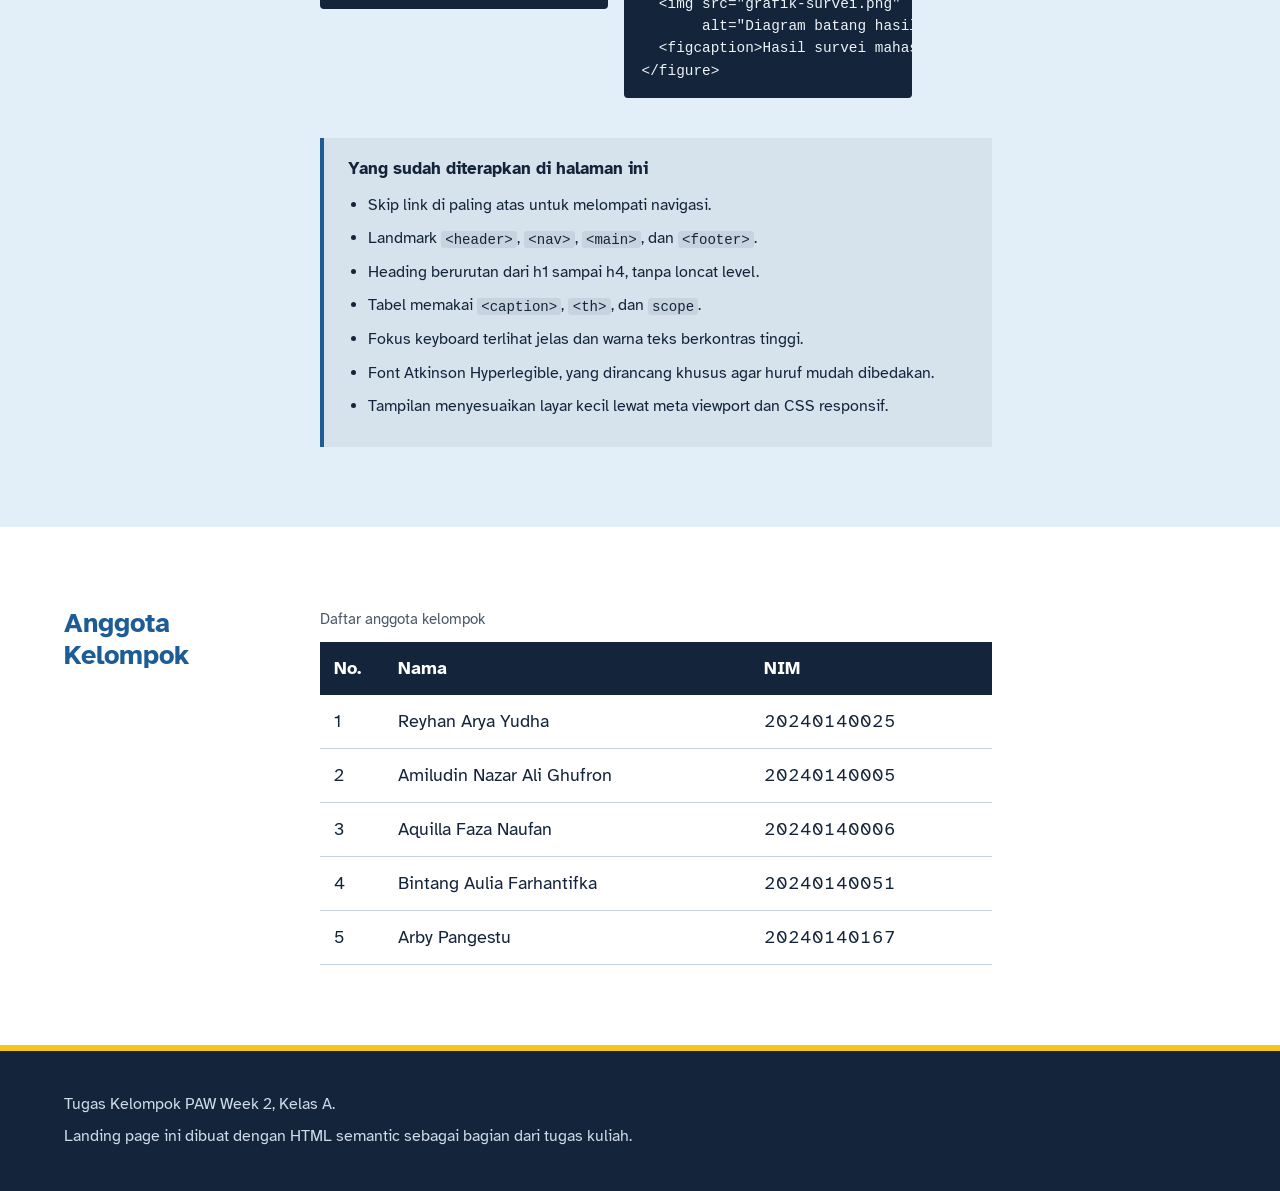
<file: landing-page.html>
<!DOCTYPE html>
<html lang="id">
<head>
  <meta charset="UTF-8">
  <meta name="viewport" content="width=device-width, initial-scale=1, viewport-fit=cover">
  <title>Web Accessibility dan HTML-CSS-JS Semantic | Review Jurnal</title>
  <meta name="description" content="Review jurnal Using Blended HTML-CSS-JS Semantic to Implement Web Accessibility Principles karya Daniel Dang.">

  <!-- Atkinson Hyperlegible: font yang dirancang Braille Institute untuk keterbacaan. Jika offline, otomatis memakai font sistem. -->
  <link rel="preconnect" href="https://fonts.googleapis.com">
  <link rel="preconnect" href="https://fonts.gstatic.com" crossorigin>
  <link href="https://fonts.googleapis.com/css2?family=Atkinson+Hyperlegible:ital,wght@0,400;0,700;1,400&display=swap" rel="stylesheet">

  <link rel="stylesheet" href="css/landing.css">
</head>
<body>

  <a class="skip-link" href="#konten">Lewati ke konten utama</a>

  <header>
    <h1>Menulis HTML yang bisa dipakai semua orang</h1>
    <p class="subtitle">
      Ulasan kami atas jurnal karya Daniel Dang tentang cara menerapkan
      prinsip web accessibility lewat HTML, CSS, dan JavaScript semantic.
    </p>

    <nav aria-label="Navigasi bagian halaman">
      <ul>
        <li><a href="index.html">Beranda</a></li>
        <li><a href="#pour">Prinsip POUR</a></li>
        <li><a href="#about">About</a></li>
        <li><a href="#kekuatan">Kekuatan</a></li>
        <li><a href="#kekurangan">Kekurangan</a></li>
        <li><a href="#contoh">Contoh Penerapan</a></li>
        <li><a href="#anggota">Anggota Kelompok</a></li>
      </ul>
    </nav>
  </header>

  <main id="konten">

    <section id="pour" aria-labelledby="judul-pour">
      <h2 id="judul-pour">Empat prinsip yang jadi dasar jurnal</h2>
      <p>
        Jurnal ini berpegang pada WCAG dari W3C, yang mengelompokkan panduan
        accessibility ke dalam empat prinsip. Singkatannya POUR.
      </p>
      <dl>
        <div>
          <dt data-huruf="P">Perceivable</dt>
          <dd>Informasi dan komponen antarmuka harus bisa ditangkap pengguna, misalnya lewat teks alternatif untuk gambar dan video.</dd>
        </div>
        <div>
          <dt data-huruf="O">Operable</dt>
          <dd>Seluruh fungsi harus bisa dijalankan, termasuk lewat keyboard tanpa mouse.</dd>
        </div>
        <div>
          <dt data-huruf="U">Understandable</dt>
          <dd>Isi dan cara kerja antarmuka harus jelas, dengan bahasa sederhana dan navigasi yang konsisten.</dd>
        </div>
        <div>
          <dt data-huruf="R">Robust</dt>
          <dd>Kode harus valid dan mengikuti standar agar terbaca dengan benar oleh browser maupun assistive technology.</dd>
        </div>
      </dl>
    </section>

    <section id="about" aria-labelledby="judul-about">
      <h2 id="judul-about">About</h2>

      <article>
        <h3>Ringkasan jurnal</h3>

        <dl class="meta">
          <dt>Judul</dt>
          <dd>Using Blended HTML-CSS-JS Semantic to Implement Web Accessibility Principles</dd>

          <dt>Penulis</dt>
          <dd>Daniel Dang, Eastern Institute of Technology Te Aho a Māui (EIT), Selandia Baru</dd>

          <dt>Tahun terbit</dt>
          <dd><time datetime="2024">2024</time> (dipresentasikan di konferensi CITRENZ pada September 2023)</dd>

          <dt>Terbitan</dt>
          <dd>Proceedings: CITRENZ 2023 Conference, Auckland, halaman 70&ndash;77. ePress, Unitec.</dd>
        </dl>

        <p>
          Jurnal ini berangkat dari pengalaman mengajar mata kuliah Website Development
          pada program Bachelor of Computing Systems di EIT. Penulis menilai web
          accessibility, yaitu upaya agar situs bisa dipakai orang dengan keterbatasan
          fisik, keterbatasan situasional (misalnya layar kecil atau cahaya matahari
          yang terlalu terang), maupun keterbatasan bandwidth, sebagai topik yang
          penting tetapi sulit diajarkan.
        </p>

        <p>
          Ada tiga pertanyaan yang dijawab: apa itu prinsip web accessibility, apa saja
          tantangan mengajarkannya kepada mahasiswa S1, dan bagaimana HTML, CSS, dan
          JavaScript semantic digabungkan untuk membangun situs yang accessible.
        </p>

        <h4>Empat tantangan mengajarkannya</h4>
        <p>
          Penulis mengelompokkan tantangan menjadi kompleksitas teknis, keterbatasan
          waktu perkuliahan, keterbatasan sumber daya untuk menguji dengan assistive
          technology, dan rendahnya kesadaran mahasiswa. Pada survei kecil tahun 2021,
          banyak mahasiswa lebih memilih desain responsif untuk mobile daripada
          accessibility.
        </p>

        <h4>Kontribusi utama</h4>
        <p>
          Bagian inti jurnal adalah tabel panduan yang memetakan tiap prinsip POUR ke
          teknik yang konkret di HTML, CSS, dan JavaScript. Tabel di bawah merangkum
          isinya dengan kata-kata kami sendiri; versi lengkapnya ada di Tabel 2 pada
          jurnal.
        </p>

        <div class="tabel-scroll" role="region" aria-labelledby="cap-pour" tabindex="0">
          <table class="pour">
            <caption id="cap-pour">Ringkasan teknik per prinsip POUR</caption>
            <thead>
              <tr>
                <th scope="col">Prinsip</th>
                <th scope="col">HTML</th>
                <th scope="col">CSS</th>
                <th scope="col">JavaScript</th>
              </tr>
            </thead>
            <tbody>
              <tr>
                <th scope="row">Perceivable</th>
                <td>Teks <code>alt</code> pada gambar, <code>&lt;figure&gt;</code> dan <code>&lt;figcaption&gt;</code>, elemen sectioning, caption untuk audio dan video.</td>
                <td>Layout responsif dengan Grid dan Flexbox, meta viewport, gaya khusus untuk cetak.</td>
                <td>Toggle dan dropdown dengan atribut ARIA, progressive enhancement.</td>
              </tr>
              <tr>
                <th scope="row">Operable</th>
                <td>Landmark role ARIA, teks link yang deskriptif (bukan &ldquo;klik di sini&rdquo;).</td>
                <td>Gaya focus yang jelas, animasi secukupnya dan bisa dimatikan.</td>
                <td>Event keyboard untuk semua elemen interaktif, kontrol untuk menghentikan animasi.</td>
              </tr>
              <tr>
                <th scope="row">Understandable</th>
                <td>Tabel dengan <code>&lt;th&gt;</code> dan <code>scope</code>, heading berurutan, <code>&lt;label&gt;</code> pada form, <code>&lt;fieldset&gt;</code> dan <code>&lt;legend&gt;</code>.</td>
                <td>Urutan tab yang logis, font terbaca, kontras warna cukup, tidak mengandalkan warna saja.</td>
                <td>Gaya focus khusus, skip link untuk melompati navigasi berulang.</td>
              </tr>
              <tr>
                <th scope="row">Robust</th>
                <td>Pakai <code>&lt;button&gt;</code> untuk tombol, bukan <code>&lt;div&gt;</code> atau <code>&lt;span&gt;</code> dengan event klik.</td>
                <td>Menyembunyikan konten secara visual tetapi tetap terbaca screen reader, uji dengan pengguna disabilitas.</td>
                <td>Uji komponen dengan assistive technology, validasi form dengan pesan error yang terhubung ke field.</td>
              </tr>
            </tbody>
          </table>
        </div>

        <h4>Kesimpulan penulis</h4>
        <p>
          Penulis menutup dengan menyebut pengajaran web accessibility sebagai
          kebutuhan teknis sekaligus tanggung jawab moral. Menurutnya, HTML semantic
          paling efektif bila dipadukan dengan ARIA, dan hasil kerjanya perlu diuji
          dengan berbagai alat serta melibatkan pengguna penyandang disabilitas.
        </p>
      </article>

      <aside aria-labelledby="judul-sitasi">
        <h3 id="judul-sitasi">Sitasi</h3>
        <p>
          Dang, D. (2024). Using Blended HTML-CSS-JS Semantic to Implement Web
          Accessibility Principles. Dalam H. Sharifzadeh (Ed.),
          <cite>Proceedings: CITRENZ 2023 Conference, Auckland, 27&ndash;29 September</cite>
          (hlm. 70&ndash;77). ePress, Unitec.
        </p>
        <p>
          <a href="https://doi.org/10.34074/proc.240110">doi.org/10.34074/proc.240110</a>
        </p>
        <p>Lisensi: CC BY-NC 4.0.</p>
      </aside>
    </section>

    <section id="kekuatan" aria-labelledby="judul-kekuatan">
      <h2 id="judul-kekuatan">Kekuatan</h2>
      <ul>
        <li>
          <strong>Panduan mudah dipraktikkan.</strong>
          Tabel yang memisahkan teknik per prinsip dan per bahasa (HTML, CSS, JS)
          bisa langsung dipakai sebagai daftar periksa saat membuat halaman web.
        </li>
        <li>
          <strong>Kerangka yang jelas.</strong>
          Seluruh pembahasan disusun di sekitar POUR dari WCAG, sehingga pembaca
          punya satu patokan yang diakui luas.
        </li>
        <li>
          <strong>Relevan dengan kebutuhan mahasiswa.</strong>
          Jurnal membahas tantangan belajar yang nyata, termasuk temuan bahwa
          sebagian mahasiswa menganggap accessibility bisa dikalahkan oleh desain
          responsif.
        </li>
        <li>
          <strong>Menekankan kombinasi HTML, CSS, dan JS.</strong>
          Accessibility tidak diperlakukan sebagai urusan satu bahasa saja, dan
          penulis menegaskan bahwa HTML semantic sebaiknya dilengkapi ARIA.
        </li>
        <li>
          <strong>Mengingatkan pentingnya pengujian.</strong>
          Penulis menyarankan pengujian dengan assistive technology dan melibatkan
          pengguna penyandang disabilitas.
        </li>
        <li>
          <strong>Singkat dan mudah diakses.</strong>
          Hanya delapan halaman isi, ditulis dengan bahasa lugas, dan terbuka
          dengan lisensi Creative Commons.
        </li>
      </ul>
    </section>

    <section id="kekurangan" aria-labelledby="judul-kekurangan">
      <h2 id="judul-kekurangan">Kekurangan</h2>
      <ul>
        <li>
          <strong>Metodologi kurang dijelaskan.</strong>
          Meski ada bagian research design, tidak dijelaskan bagaimana panduan pada
          Tabel 2 disusun atau divalidasi. Sifatnya lebih mirip ringkasan praktik
          terbaik daripada penelitian empiris.
        </li>
        <li>
          <strong>Data survei sangat terbatas.</strong>
          Satu-satunya data adalah survei kecil pada 2021 yang jumlah respondennya
          tidak disebutkan, dan hasilnya hanya dijelaskan secara umum.
        </li>
        <li>
          <strong>Tanpa contoh kode dan evaluasi.</strong>
          Panduan hanya berupa daftar poin. Tidak ada cuplikan kode, contoh
          halaman, atau bukti bahwa pendekatan ini benar-benar meningkatkan
          pemahaman mahasiswa. (Karena itu kami menambahkan contoh sendiri di
          bagian berikutnya.)
        </li>
        <li>
          <strong>Beberapa istilah kurang tepat.</strong>
          Misalnya <code>alt</code> ditulis sebagai elemen padahal merupakan
          atribut, dan urutan tab disebut bisa diatur lewat CSS padahal pada
          dasarnya mengikuti urutan elemen di HTML.
        </li>
        <li>
          <strong>Tidak menyebut versi WCAG.</strong>
          Versi dan level kepatuhan (A, AA, AAA) tidak dijelaskan, padahal itu
          yang biasa dipakai sebagai target dalam praktik.
        </li>
        <li>
          <strong>Ruang lingkup dan rujukan terbatas.</strong>
          Studi hanya berangkat dari satu mata kuliah di satu institusi, dan daftar
          pustakanya hanya lima entri, sebagian berupa halaman web.
        </li>
      </ul>
    </section>

    <section id="contoh" aria-labelledby="judul-contoh">
      <h2 id="judul-contoh">Contoh Penerapan</h2>
      <p>
        Karena jurnal tidak menyertakan kode, berikut tiga contoh sederhana yang
        kami tulis sendiri untuk menggambarkan anjuran di tabel di atas.
      </p>

      <article>
        <h3>Tombol harus berupa <code>&lt;button&gt;</code></h3>
        <p>
          Elemen <code>&lt;div&gt;</code> tidak bisa difokus dengan Tab dan tidak
          dikenali screen reader sebagai tombol. <code>&lt;button&gt;</code>
          mendapatkan keduanya tanpa tambahan apa pun.
        </p>
        <figure>
          <figcaption>Kurang tepat</figcaption>
          <pre tabindex="0"><code>&lt;div class="tombol" onclick="simpan()"&gt;Simpan&lt;/div&gt;</code></pre>
        </figure>
        <figure>
          <figcaption>Lebih tepat</figcaption>
          <pre tabindex="0"><code>&lt;button type="button" onclick="simpan()"&gt;Simpan&lt;/button&gt;</code></pre>
        </figure>
      </article>

      <article>
        <h3>Field form harus punya label</h3>
        <p>
          Placeholder hilang begitu pengguna mengetik dan tidak selalu dibacakan
          sebagai nama field. <code>&lt;label&gt;</code> yang terhubung lewat
          <code>for</code> dan <code>id</code> juga membuat area klik lebih luas.
        </p>
        <figure>
          <figcaption>Kurang tepat</figcaption>
          <pre tabindex="0"><code>&lt;input type="text" placeholder="Nama"&gt;</code></pre>
        </figure>
        <figure>
          <figcaption>Lebih tepat</figcaption>
          <pre tabindex="0"><code>&lt;label for="nama"&gt;Nama&lt;/label&gt;
&lt;input type="text" id="nama" name="nama"&gt;</code></pre>
        </figure>
      </article>

      <article>
        <h3>Gambar butuh teks alternatif dan keterangan</h3>
        <p>
          Atribut <code>alt</code> menggantikan gambar bagi pengguna yang tidak
          melihatnya, sedangkan <code>&lt;figcaption&gt;</code> memberi keterangan
          yang tampil untuk semua orang.
        </p>
        <figure>
          <figcaption>Kurang tepat</figcaption>
          <pre tabindex="0"><code>&lt;img src="grafik-survei.png"&gt;</code></pre>
        </figure>
        <figure>
          <figcaption>Lebih tepat</figcaption>
          <pre tabindex="0"><code>&lt;figure&gt;
  &lt;img src="grafik-survei.png"
       alt="Diagram batang hasil survei mahasiswa tahun 2021"&gt;
  &lt;figcaption&gt;Hasil survei mahasiswa, 2021&lt;/figcaption&gt;
&lt;/figure&gt;</code></pre>
        </figure>
      </article>

      <aside aria-labelledby="judul-halaman-ini">
        <h3 id="judul-halaman-ini">Yang sudah diterapkan di halaman ini</h3>
        <ul>
          <li>Skip link di paling atas untuk melompati navigasi.</li>
          <li>Landmark <code>&lt;header&gt;</code>, <code>&lt;nav&gt;</code>, <code>&lt;main&gt;</code>, dan <code>&lt;footer&gt;</code>.</li>
          <li>Heading berurutan dari h1 sampai h4, tanpa loncat level.</li>
          <li>Tabel memakai <code>&lt;caption&gt;</code>, <code>&lt;th&gt;</code>, dan <code>scope</code>.</li>
          <li>Fokus keyboard terlihat jelas dan warna teks berkontras tinggi.</li>
          <li>Font Atkinson Hyperlegible, yang dirancang khusus agar huruf mudah dibedakan.</li>
          <li>Tampilan menyesuaikan layar kecil lewat meta viewport dan CSS responsif.</li>
        </ul>
      </aside>
    </section>

    <section id="anggota" aria-labelledby="judul-anggota">
      <h2 id="judul-anggota">Anggota Kelompok</h2>
      <table>
        <caption>Daftar anggota kelompok</caption>
        <thead>
          <tr>
            <th scope="col">No.</th>
            <th scope="col">Nama</th>
            <th scope="col">NIM</th>
          </tr>
        </thead>
        <tbody>
          <tr>
            <td>1</td>
            <td>Reyhan Arya Yudha</td>
            <td>20240140025</td>
          </tr>
          <tr>
            <td>2</td>
            <td>Amiludin Nazar Ali Ghufron</td>
            <td>20240140005</td>
          </tr>
          <tr>
            <td>3</td>
            <td>Aquilla Faza Naufan</td>
            <td>20240140006</td>
          </tr>
          <tr>
            <td>4</td>
            <td>Bintang Aulia Farhantifka</td>
            <td>20240140051</td>
          </tr>
          <tr>
            <td>5</td>
            <td>Arby Pangestu</td>
            <td>20240140167</td>
          </tr>
        </tbody>
      </table>
    </section>

  </main>

  <footer>
    <p>Tugas Kelompok PAW Week 2, Kelas A.</p>
    <p>Landing page ini dibuat dengan HTML semantic sebagai bagian dari tugas kuliah.</p>
  </footer>

</body>
</html>
</file>
<file: css/style.css>
/* ==========================================================
   css/style.css - Stylesheet untuk Homepage (index.html)
   Isi:
   1. Variabel (:root)
   2. Reset
   3. Dasar
   4. Komponen: tombol, header, hero, grid fitur, tentang, footer
   5. Media query
   ========================================================== */


/* 1. VARIABEL ------------------------------------------------ */
:root {
  /* warna */
  --c-navy: #14243b;
  --c-blue: #1d5c94;
  --c-sky: #e3eff8;
  --c-yellow: #f5c518;
  --c-white: #ffffff;
  --c-muted: #4a5868;
  --c-soft: #cfdbe8;
  --c-line: #c5d3df;

  /* ukuran font */
  --fs-sm: 0.95rem;
  --fs-base: 1.125rem;
  --fs-lg: 1.25rem;
  --fs-h3: 1.3rem;
  --fs-h2: 2rem;
  --fs-h1: 4rem;

  /* jarak */
  --space-1: 0.5rem;
  --space-2: 1rem;
  --space-3: 1.5rem;
  --space-4: 2.5rem;
  --space-5: 4rem;
  --space-6: 6rem;

  /* lain-lain */
  --radius: 8px;
  --container: 72rem;
  --font: "Atkinson Hyperlegible", system-ui, -apple-system, "Segoe UI", Roboto, Arial, sans-serif;
}


/* 2. RESET --------------------------------------------------- */
*,
*::before,
*::after {
  margin: 0;
  padding: 0;
  box-sizing: border-box;
}

ul {
  list-style: none;
}

img {
  display: block;
  max-width: 100%;
  height: auto;
}

a {
  color: inherit;
}


/* 3. DASAR --------------------------------------------------- */
html {
  -webkit-text-size-adjust: 100%;
  text-size-adjust: 100%;
  scroll-behavior: smooth;
  scroll-padding-top: var(--space-4);
}

@media (prefers-reduced-motion: reduce) {
  html {
    scroll-behavior: auto;
  }
}

body {
  font-family: var(--font);
  font-size: var(--fs-base);
  line-height: 1.7;
  color: var(--c-navy);
  background: var(--c-white);
  overflow-wrap: break-word;
}

h1,
h2,
h3 {
  line-height: 1.15;
}

p + p {
  margin-top: var(--space-2);
}

code {
  font-family: ui-monospace, SFMono-Regular, Consolas, monospace;
  font-size: 0.9rem;
  overflow-wrap: anywhere;
}

.container {
  /* env(safe-area-*) menjaga isi tidak tertutup notch saat ponsel diputar */
  width: min(100% - 2.5rem - env(safe-area-inset-left, 0px) - env(safe-area-inset-right, 0px), var(--container));
  margin-inline: auto;
}

:focus-visible {
  outline: 3px solid var(--c-blue);
  outline-offset: 3px;
  border-radius: 2px;
}

.tentang :focus-visible,
.site-footer :focus-visible {
  outline-color: var(--c-yellow);
}

.skip-link {
  position: absolute;
  left: var(--space-2);
  top: -5rem;
  padding: 0.6rem 1rem;
  background: var(--c-yellow);
  color: var(--c-navy);
  font-weight: 700;
  z-index: 10;
}

.skip-link:focus {
  top: var(--space-2);
}


/* 4. KOMPONEN ------------------------------------------------ */

/* Tombol */
.btn {
  display: inline-block;
  min-height: 3rem; /* area sentuh minimal ~44px */
  padding: 0.85rem 1.5rem;
  border: 2px solid var(--c-navy);
  border-radius: var(--radius);
  font-weight: 700;
  text-decoration: none;
  line-height: 1.2;
}

.btn-utama {
  background: var(--c-navy);
  color: var(--c-white);
}

.btn-utama:hover {
  background: var(--c-blue);
  border-color: var(--c-blue);
}

.btn-sekunder {
  background: transparent;
  color: var(--c-navy);
}

.btn-sekunder:hover {
  background: var(--c-sky);
}

.btn-terang {
  background: var(--c-yellow);
  border-color: var(--c-yellow);
  color: var(--c-navy);
}

.btn-terang:hover {
  background: var(--c-white);
  border-color: var(--c-white);
}

/* Header */
.site-header {
  border-bottom: 1px solid var(--c-line);
}

.header-inner {
  display: flex;
  align-items: center;
  justify-content: space-between;
  gap: var(--space-2) var(--space-3);
  padding-block: var(--space-2);
}

.brand {
  font-size: var(--fs-lg);
  font-weight: 700;
  text-decoration: none;
}

.menu {
  display: flex;
  flex-wrap: wrap;
  gap: 0 var(--space-3);
}

.menu a {
  display: inline-flex;
  align-items: center;
  min-height: 2.75rem; /* area sentuh minimal ~44px */
  padding: 0.4rem 0;
  border-bottom: 3px solid transparent;
  font-weight: 700;
  text-decoration: none;
}

.menu a:hover {
  border-bottom-color: var(--c-yellow);
}

.menu a[aria-current="page"] {
  border-bottom-color: var(--c-navy);
}

/* Hero */
.hero {
  padding-block: var(--space-5);
  background: var(--c-white);
}

.hero-inner {
  display: grid;
  grid-template-columns: 1.1fr 0.9fr;
  align-items: center;
  gap: var(--space-4);
}

.hero-teks h1 {
  font-size: var(--fs-h1);
  letter-spacing: -0.02em;
}

.hero-deskripsi {
  max-width: 34rem;
  margin-top: var(--space-3);
  font-size: var(--fs-lg);
  color: var(--c-muted);
}

.aksi {
  display: flex;
  flex-wrap: wrap;
  gap: var(--space-2);
  margin-top: var(--space-4);
}

.hero-gambar img {
  width: 100%;
}

/* Grid fitur */
.fitur {
  padding-block: var(--space-5);
  background: var(--c-sky);
}

.fitur h2,
.tentang h2,
.site-footer h2 {
  font-size: var(--fs-h2);
}

.pengantar {
  max-width: 38rem;
  margin-top: var(--space-2);
  color: var(--c-muted);
}

.grid-fitur {
  display: grid;
  grid-template-columns: repeat(3, 1fr);
  gap: var(--space-3);
  margin-top: var(--space-4);
}

.kartu {
  display: flex;
  flex-direction: column;
  align-items: flex-start;
  padding: var(--space-3);
  background: var(--c-white);
  border: 1px solid var(--c-line);
  border-radius: var(--radius);
}

.kartu:hover {
  border-color: var(--c-blue);
}

.huruf {
  display: grid;
  place-items: center;
  width: 2.75rem;
  height: 2.75rem;
  margin-bottom: var(--space-2);
  border-radius: 6px;
  background: var(--c-yellow);
  font-size: 1.5rem;
  font-weight: 700;
  line-height: 1;
}

.kartu h3 {
  margin-bottom: var(--space-1);
  font-size: var(--fs-h3);
}

.kartu p {
  flex: 1;
  color: var(--c-muted);
  font-size: 1.05rem;
}

.kartu code {
  margin-top: var(--space-2);
  padding: 0.15rem 0.6rem;
  border-radius: 4px;
  background: var(--c-sky);
  color: var(--c-blue);
  font-weight: 700;
}

/* dua kartu terakhir tidak punya huruf, jadi diberi garis atas sebagai penanda */
.kartu-beda {
  border-top: 4px solid var(--c-navy);
}

/* Tentang jurnal */
.tentang {
  padding-block: var(--space-5);
  background: var(--c-navy);
  color: var(--c-white);
}

.tentang-inner {
  display: grid;
  grid-template-columns: 1fr 1fr;
  gap: var(--space-5);
  align-items: start;
}

.tentang p {
  margin: var(--space-2) 0 var(--space-3);
  color: var(--c-soft);
}

.info-jurnal {
  padding-left: var(--space-3);
  border-left: 4px solid var(--c-yellow);
}

.info-jurnal dt {
  margin-top: var(--space-2);
  font-weight: 700;
  color: var(--c-yellow);
}

.info-jurnal dt:first-child {
  margin-top: 0;
}

.info-jurnal dd {
  color: var(--c-soft);
}

/* Footer */
.site-footer {
  padding-block: var(--space-5);
  background: var(--c-navy);
  color: var(--c-soft);
  border-top: 6px solid var(--c-yellow);
}

.site-footer h2 {
  color: var(--c-white);
}

.kelas {
  margin-top: var(--space-1);
}

.anggota {
  display: grid;
  grid-template-columns: repeat(auto-fit, minmax(min(16rem, 100%), 1fr));
  gap: var(--space-2) var(--space-3);
  margin-top: var(--space-3);
}

.anggota li {
  padding-top: var(--space-1);
  border-top: 1px solid rgba(255, 255, 255, 0.25);
}

.nama {
  display: block;
  color: var(--c-white);
  font-weight: 700;
}

.nim {
  font-size: var(--fs-sm);
}


/* 5. MEDIA QUERY --------------------------------------------- */

/* Tablet dan layar lebih kecil dari 64rem (1024px) */
@media (max-width: 64rem) {
  :root {
    --fs-h1: 3.25rem;
  }

  .grid-fitur {
    grid-template-columns: repeat(2, 1fr);
  }
}

/* Layar lebih kecil dari 50rem (800px): hero dan bagian tentang menumpuk */
@media (max-width: 50rem) {
  :root {
    --fs-h1: 2.75rem;
    --fs-h2: 1.75rem;
    --space-5: 3rem;
  }

  .hero-inner,
  .tentang-inner {
    grid-template-columns: 1fr;
  }

  .tentang-inner {
    gap: var(--space-4);
  }

  .hero-gambar {
    max-width: 30rem;
  }
}

/* Ponsel: layar lebih kecil dari 36rem (576px) */
@media (max-width: 36rem) {
  :root {
    --fs-base: 1.05rem;
    --fs-lg: 1.15rem;
    --fs-h1: 2.25rem;
    --fs-h2: 1.6rem;
  }

  .header-inner {
    flex-direction: column;
    align-items: flex-start;
  }

  .menu {
    gap: 0 var(--space-2);
  }

  .grid-fitur {
    grid-template-columns: 1fr;
  }

  .aksi {
    flex-direction: column;
  }

  .btn {
    width: 100%;
    text-align: center;
  }
}


/* Layar sangat kecil: di bawah 22.5rem (360px), termasuk ponsel lipat saat tertutup */
@media (max-width: 22.5rem) {
  :root {
    --fs-base: 1rem;
    --fs-h1: 1.9rem;
    --fs-h2: 1.45rem;
    --fs-h3: 1.15rem;
  }

  .container {
    width: min(100% - 2rem - env(safe-area-inset-left, 0px) - env(safe-area-inset-right, 0px), var(--container));
  }

  .btn {
    padding-inline: 1rem;
  }

  .kartu {
    padding: var(--space-2);
  }
}

/* Layar sangat lebar: 90rem (1440px) ke atas */
@media (min-width: 90rem) {
  :root {
    --container: 80rem;
    --fs-h1: 4.75rem;
  }
}

/* Ponsel diputar (landscape): tinggi layar pendek, kurangi jarak vertikal */
@media (max-height: 30rem) and (orientation: landscape) {
  .hero,
  .fitur,
  .tentang,
  .site-footer {
    padding-block: var(--space-4);
  }

  html {
    scroll-padding-top: var(--space-2);
  }
}

/* Perangkat sentuh tanpa hover: matikan efek hover yang bisa "menempel" */
@media (hover: none) {
  .kartu:hover {
    border-color: var(--c-line);
  }
}


/* ==========================================================
   6. TAMBAHAN WEEK 3: logo, kartu hero, form
   ========================================================== */

/* Logo di header (Flexbox) */
.brand {
  display: inline-flex;
  align-items: center;
  gap: var(--space-1);
}

/* Hero: gambar tampil sebagai kartu di samping teks (Grid ada di .hero-inner) */
.hero-kartu {
  padding: var(--space-2);
  background: var(--c-white);
  border: 1px solid var(--c-line);
  border-radius: 12px;
}

.hero-kartu figcaption {
  margin-top: var(--space-1);
  font-size: var(--fs-sm);
  color: var(--c-muted);
}

/* Form */
.kontak {
  padding-block: var(--space-5);
  background: var(--c-white);
}

.kontak h2 {
  font-size: var(--fs-h2);
}

.kontak-inner {
  display: grid;
  grid-template-columns: 1fr 1.4fr;
  gap: var(--space-5);
  align-items: start;
}

.kontak-teks p {
  margin-top: var(--space-2);
  color: var(--c-muted);
}

.kontak-teks .catatan {
  font-size: var(--fs-sm);
}

.form {
  display: grid;
  grid-template-columns: 1fr 1fr;
  gap: var(--space-3) var(--space-2);
}

.status-pesan {
  margin-top: var(--space-2);
  padding: 0.75rem 1rem;
  border-left: 4px solid var(--c-blue);
  border-radius: var(--radius);
  background: var(--c-sky);
  color: var(--c-navy);
  font-weight: 700;
}

.span-2 {
  grid-column: 1 / -1;
}

.field label,
.field legend {
  display: block;
  margin-bottom: 0.35rem;
  font-weight: 700;
}

fieldset.field {
  border: 0;
  min-width: 0;
}

.petunjuk {
  margin-top: 0.35rem;
  font-size: var(--fs-sm);
  color: var(--c-muted);
}

input[type="text"],
input[type="email"],
select,
textarea {
  display: block;
  width: 100%;
  min-height: 3rem;
  padding: 0.7rem 0.85rem;
  font: inherit;
  color: var(--c-navy);
  background: var(--c-white);
  border: 2px solid var(--c-muted);
  border-radius: var(--radius);
}

textarea {
  resize: vertical;
}

/* Focus state: batas biru + lingkaran halo, tetap terlihat di mode kontras tinggi */
input[type="text"]:focus,
input[type="email"]:focus,
select:focus,
textarea:focus {
  border-color: var(--c-blue);
  box-shadow: 0 0 0 4px rgba(29, 92, 148, 0.3);
  outline: 3px solid transparent;
}

input:user-invalid,
textarea:user-invalid {
  border-color: #9a3b2e;
}

/* Pilihan radio (Flexbox) */
.pilihan {
  display: flex;
  flex-wrap: wrap;
  gap: var(--space-1) var(--space-3);
}

.pilihan label {
  display: inline-flex;
  align-items: center;
  gap: 0.5rem;
  min-height: 2.75rem;
  font-weight: 400;
  cursor: pointer;
}

.pilihan input {
  width: 1.25rem;
  height: 1.25rem;
  accent-color: var(--c-blue);
}

.pilihan input:focus-visible {
  outline: 3px solid var(--c-blue);
  outline-offset: 3px;
}

/* Media query untuk bagian baru: satu kolom di tablet kecil dan ponsel */
@media (max-width: 50rem) {
  .kontak-inner {
    grid-template-columns: 1fr;
    gap: var(--space-4);
  }
}

@media (max-width: 36rem) {
  .form {
    grid-template-columns: 1fr;
  }

  .form .btn {
    width: 100%;
  }
}
</file>
<file: style.css>
:root {
  --navy: #14243b;
  --biru: #1d5c94;
  --langit: #e3eff8;
  --kuning: #f5c518;
  --teks: #14243b;
  --redup: #4a5868;
  --terang: #cfdbe8;
  --garis: #c5d3df;
  --putih: #ffffff;
  --salah: #9a3b2e;
  --benar: #24603a;
}

* {
  box-sizing: border-box;
}

html {
  -webkit-text-size-adjust: 100%;
  text-size-adjust: 100%;
  scroll-behavior: smooth;
  scroll-padding-top: 1rem;
}

@media (prefers-reduced-motion: reduce) {
  html {
    scroll-behavior: auto;
  }
}

body {
  margin: 0;
  font-family: "Atkinson Hyperlegible", system-ui, -apple-system, "Segoe UI", Roboto, Arial, sans-serif;
  font-size: 1.125rem;
  line-height: 1.7;
  color: var(--teks);
  background: var(--putih);
  overflow-wrap: break-word;
}

a {
  color: var(--biru);
  text-underline-offset: 0.15em;
}

a:hover {
  color: var(--navy);
}

:focus-visible {
  outline: 3px solid var(--biru);
  outline-offset: 3px;
  border-radius: 2px;
}

header :focus-visible,
#pour :focus-visible,
footer :focus-visible {
  outline-color: var(--kuning);
}

/* Skip link */
.skip-link {
  position: absolute;
  left: 1rem;
  top: -5rem;
  padding: 0.6rem 1rem;
  background: var(--kuning);
  color: var(--navy);
  font-weight: 700;
  z-index: 10;
}

.skip-link:focus {
  top: 1rem;
}

/* Lebar konten: rata tengah dengan maksimum 72rem, tanpa pembungkus tambahan */
header,
section,
footer {
  /* env(safe-area-*) menjaga isi tidak tertutup notch saat ponsel diputar */
  padding-left: max(1.25rem, calc((100% - 72rem) / 2), env(safe-area-inset-left, 0px));
  padding-right: max(1.25rem, calc((100% - 72rem) / 2), env(safe-area-inset-right, 0px));
}

/* Header / hero */
header {
  padding-top: clamp(3rem, 8vw, 6rem);
  background: var(--navy);
  color: var(--putih);
}

h1 {
  margin: 0 0 1.5rem;
  max-width: 16ch;
  font-size: clamp(2.5rem, 7.5vw, 5.25rem);
  font-weight: 700;
  line-height: 1.04;
  letter-spacing: -0.02em;
}

.subtitle {
  margin: 0;
  max-width: 36rem;
  font-size: 1.25rem;
  color: var(--terang);
}

nav {
  margin-top: clamp(2.5rem, 6vw, 4rem);
  border-top: 1px solid rgba(255, 255, 255, 0.25);
}

nav ul {
  margin: 0;
  padding: 0;
  list-style: none;
  display: flex;
  flex-wrap: wrap;
  gap: 0 1.75rem;
}

nav a {
  display: inline-block;
  padding: 1rem 0 0.85rem;
  border-bottom: 3px solid transparent;
  color: var(--putih);
  font-weight: 700;
  text-decoration: none;
}

nav a:hover {
  color: var(--putih);
  border-bottom-color: var(--kuning);
}

/* Section */
main {
  display: block;
}

section {
  padding-block: clamp(3rem, 7vw, 5rem);
}

@media (min-width: 56rem) {
  section:not(#pour) {
    display: grid;
    grid-template-columns: 13rem minmax(0, 1fr);
    column-gap: 3rem;
  }

  section:not(#pour) > h2 {
    grid-column: 1;
  }

  section:not(#pour) > *:not(h2) {
    grid-column: 2;
  }
}

#about,
#anggota,
#kekurangan {
  background: var(--putih);
}

#kekuatan,
#contoh {
  background: var(--langit);
}

h2 {
  margin: 0 0 1.25rem;
  font-size: 1.7rem;
  font-weight: 700;
  line-height: 1.2;
  color: var(--biru);
}

h3 {
  margin: 0 0 0.75rem;
  font-size: 1.3rem;
  line-height: 1.3;
}

h4 {
  margin: 2rem 0 0.5rem;
  font-size: 1.1rem;
}

p {
  margin: 0 0 1rem;
  max-width: 42rem;
}

code {
  font-family: ui-monospace, SFMono-Regular, Consolas, monospace;
  font-size: 0.88em;
  overflow-wrap: anywhere;
  background: rgba(20, 36, 59, 0.08);
  padding: 0.05em 0.3em;
  border-radius: 3px;
}

/* Band POUR */
#pour {
  background: var(--navy);
  color: var(--putih);
  border-top: 4px solid var(--kuning);
}

#pour h2 {
  max-width: 30rem;
  font-size: clamp(1.6rem, 3.5vw, 2.2rem);
  color: var(--putih);
}

#pour > p {
  color: var(--terang);
  margin-bottom: 3rem;
}

#pour dl {
  margin: 0;
  display: grid;
  grid-template-columns: repeat(auto-fit, minmax(min(14rem, 100%), 1fr));
  gap: 2.5rem 2rem;
}

#pour dl > div {
  padding-top: 1rem;
  border-top: 2px solid rgba(255, 255, 255, 0.3);
}

#pour dt {
  margin: 0;
  font-size: 1.35rem;
  font-weight: 700;
  color: var(--putih);
}

/* Huruf besar dibuat dengan CSS; teks alternatif kosong agar tidak dibaca dua kali oleh screen reader */
#pour dt::before {
  content: attr(data-huruf);
  content: attr(data-huruf) / "";
  display: block;
  margin-bottom: 0.25rem;
  font-size: clamp(5.5rem, 13vw, 8.5rem);
  font-weight: 700;
  line-height: 0.9;
  color: var(--kuning);
}

#pour dd {
  margin: 0.6rem 0 0;
  color: var(--terang);
  font-size: 1.05rem;
}

/* Daftar definisi lain */
dl {
  margin: 0 0 1.25rem;
}

dt {
  font-weight: 700;
  margin-top: 0.85rem;
}

dd {
  margin: 0;
  max-width: 42rem;
}

.meta {
  padding: 0.25rem 0 0.5rem 1.25rem;
  border-left: 4px solid var(--kuning);
}

/* Kekuatan dan kekurangan */
#kekuatan ul,
#kekurangan ul {
  margin: 0;
  padding: 0;
  list-style: none;
  max-width: 42rem;
}

#kekuatan li,
#kekurangan li {
  position: relative;
  margin-bottom: 1.75rem;
  padding-left: 3rem;
}

#kekuatan li::before,
#kekurangan li::before {
  position: absolute;
  left: 0;
  top: 0.1rem;
  width: 1.9rem;
  height: 1.9rem;
  display: grid;
  place-items: center;
  border-radius: 4px;
  font-size: 1.3rem;
  font-weight: 700;
  line-height: 1;
}

#kekuatan li::before {
  content: "+";
  content: "+" / "";
  background: var(--biru);
  color: var(--putih);
}

#kekurangan li::before {
  content: "\2212";
  content: "\2212" / "";
  background: var(--kuning);
  color: var(--navy);
}

#kekuatan li strong,
#kekurangan li strong {
  display: block;
  font-size: 1.15rem;
}

/* Aside */
aside {
  margin-top: 2.5rem;
  padding: 1.25rem 1.5rem;
  max-width: 42rem;
  background: rgba(20, 36, 59, 0.06);
  border-left: 4px solid var(--biru);
  font-size: 1rem;
}

aside h3 {
  font-size: 1.05rem;
}

aside p:last-child,
aside ul:last-child {
  margin-bottom: 0;
}

aside ul {
  margin: 0;
  padding-left: 1.25rem;
}

aside li {
  margin-bottom: 0.4rem;
}

/* Tabel umum */
table {
  width: 100%;
  border-collapse: collapse;
}

caption {
  text-align: left;
  color: var(--redup);
  padding-bottom: 0.6rem;
  font-size: 0.95rem;
}

th,
td {
  overflow-wrap: anywhere;
  text-align: left;
  padding: 0.7rem 0.9rem;
  border-bottom: 1px solid var(--garis);
}

thead th {
  background: var(--navy);
  color: var(--putih);
  border-bottom: 0;
}

#anggota table {
  max-width: 42rem;
}

#anggota th:first-child,
#anggota td:first-child {
  width: 4rem;
}

/* Tabel POUR */
.tabel-scroll {
  margin: 0 0 1.5rem;
  overflow-x: auto;
}

.pour {
  min-width: 42rem;
  font-size: 0.95rem;
  line-height: 1.5;
}

.pour th,
.pour td {
  vertical-align: top;
}

.pour tbody th {
  font-weight: 700;
  white-space: nowrap;
  color: var(--biru);
}

/* Contoh kode */
#contoh article {
  margin-top: 2.5rem;
  display: grid;
  grid-template-columns: repeat(auto-fit, minmax(min(17rem, 100%), 1fr));
  gap: 1rem;
}

#contoh article > h3,
#contoh article > p {
  grid-column: 1 / -1;
}

#contoh article > h3 {
  margin-bottom: 0;
}

#contoh article > p {
  margin-bottom: 0.25rem;
}

figure {
  margin: 0;
  min-width: 0;
}

figcaption {
  margin-bottom: 0.3rem;
  font-size: 0.95rem;
  font-weight: 700;
}

figure:nth-of-type(1) figcaption {
  color: var(--salah);
}

figure:nth-of-type(2) figcaption {
  color: var(--benar);
}

pre {
  margin: 0;
  padding: 1rem 1.1rem;
  overflow-x: auto;
  background: var(--navy);
  color: #eef3f8;
  border-radius: 4px;
  font-size: 0.9rem;
  line-height: 1.55;
}

pre code {
  padding: 0;
  background: none;
  color: inherit;
  font-size: inherit;
}

/* Footer */
footer {
  padding-block: 2.5rem;
  background: var(--navy);
  color: var(--terang);
  border-top: 6px solid var(--kuning);
  font-size: 1rem;
}

footer p {
  margin: 0 0 0.3rem;
  max-width: none;
}


/* ---------- Kompatibilitas perangkat ---------- */

/* Layar sangat kecil: di bawah 22.5rem (360px) */
@media (max-width: 22.5rem) {
  body {
    font-size: 1rem;
  }

  h1 {
    font-size: 2rem;
  }

  h2 {
    font-size: 1.45rem;
  }

  nav ul {
    gap: 0 1.1rem;
  }

  #kekuatan li,
  #kekurangan li {
    padding-left: 2.6rem;
  }

  th,
  td {
    padding: 0.6rem 0.5rem;
  }
}

/* Layar sangat lebar: 90rem (1440px) ke atas */
@media (min-width: 90rem) {
  header,
  section,
  footer {
    padding-left: max(1.25rem, calc((100% - 80rem) / 2));
    padding-right: max(1.25rem, calc((100% - 80rem) / 2));
  }
}

/* Ponsel diputar (landscape): tinggi layar pendek, kurangi jarak vertikal */
@media (max-height: 30rem) and (orientation: landscape) {
  header {
    padding-top: 2rem;
  }

  section {
    padding-block: 2.5rem;
  }
}

/* Perangkat sentuh tanpa hover */
@media (hover: none) {
  nav a:hover {
    border-bottom-color: transparent;
  }
}


/* Ponsel: menu jadi dua kolom rapi, bukan tiga baris yang tidak rata */
@media (max-width: 36rem) {
  nav ul {
    display: grid;
    grid-template-columns: 1fr 1fr;
    gap: 0 1rem;
  }

  nav a {
    padding: 0.8rem 0 0.7rem;
  }
}


/* Tabel anggota: NIM tidak boleh terpotong ke baris kedua, nama boleh membungkus */
#anggota th:last-child,
#anggota td:last-child {
  white-space: nowrap;
  overflow-wrap: normal;
  font-variant-numeric: tabular-nums;
}

@media (max-width: 36rem) {
  #anggota th,
  #anggota td {
    padding-inline: 0.5rem;
  }

  #anggota th:first-child,
  #anggota td:first-child {
    width: 2.5rem;
  }
}
</file>
<file: css/landing.css>
:root {
  --navy: #14243b;
  --biru: #1d5c94;
  --langit: #e3eff8;
  --kuning: #f5c518;
  --teks: #14243b;
  --redup: #4a5868;
  --terang: #cfdbe8;
  --garis: #c5d3df;
  --putih: #ffffff;
  --salah: #9a3b2e;
  --benar: #24603a;
}

* {
  box-sizing: border-box;
}

html {
  -webkit-text-size-adjust: 100%;
  text-size-adjust: 100%;
  scroll-behavior: smooth;
  scroll-padding-top: 1rem;
}

@media (prefers-reduced-motion: reduce) {
  html {
    scroll-behavior: auto;
  }
}

body {
  margin: 0;
  font-family: "Atkinson Hyperlegible", system-ui, -apple-system, "Segoe UI", Roboto, Arial, sans-serif;
  font-size: 1.125rem;
  line-height: 1.7;
  color: var(--teks);
  background: var(--putih);
  overflow-wrap: break-word;
}

a {
  color: var(--biru);
  text-underline-offset: 0.15em;
}

a:hover {
  color: var(--navy);
}

:focus-visible {
  outline: 3px solid var(--biru);
  outline-offset: 3px;
  border-radius: 2px;
}

header :focus-visible,
#pour :focus-visible,
footer :focus-visible {
  outline-color: var(--kuning);
}

/* Skip link */
.skip-link {
  position: absolute;
  left: 1rem;
  top: -5rem;
  padding: 0.6rem 1rem;
  background: var(--kuning);
  color: var(--navy);
  font-weight: 700;
  z-index: 10;
}

.skip-link:focus {
  top: 1rem;
}

/* Lebar konten: rata tengah dengan maksimum 72rem, tanpa pembungkus tambahan */
header,
section,
footer {
  /* env(safe-area-*) menjaga isi tidak tertutup notch saat ponsel diputar */
  padding-left: max(1.25rem, calc((100% - 72rem) / 2), env(safe-area-inset-left, 0px));
  padding-right: max(1.25rem, calc((100% - 72rem) / 2), env(safe-area-inset-right, 0px));
}

/* Header / hero */
header {
  padding-top: clamp(3rem, 8vw, 6rem);
  background: var(--navy);
  color: var(--putih);
}

h1 {
  margin: 0 0 1.5rem;
  max-width: 16ch;
  font-size: clamp(2.5rem, 7.5vw, 5.25rem);
  font-weight: 700;
  line-height: 1.04;
  letter-spacing: -0.02em;
}

.subtitle {
  margin: 0;
  max-width: 36rem;
  font-size: 1.25rem;
  color: var(--terang);
}

nav {
  margin-top: clamp(2.5rem, 6vw, 4rem);
  border-top: 1px solid rgba(255, 255, 255, 0.25);
}

nav ul {
  margin: 0;
  padding: 0;
  list-style: none;
  display: flex;
  flex-wrap: wrap;
  gap: 0 1.75rem;
}

nav a {
  display: inline-block;
  padding: 1rem 0 0.85rem;
  border-bottom: 3px solid transparent;
  color: var(--putih);
  font-weight: 700;
  text-decoration: none;
}

nav a:hover {
  color: var(--putih);
  border-bottom-color: var(--kuning);
}

/* Section */
main {
  display: block;
}

section {
  padding-block: clamp(3rem, 7vw, 5rem);
}

@media (min-width: 56rem) {
  section:not(#pour) {
    display: grid;
    grid-template-columns: 13rem minmax(0, 1fr);
    column-gap: 3rem;
  }

  section:not(#pour) > h2 {
    grid-column: 1;
  }

  section:not(#pour) > *:not(h2) {
    grid-column: 2;
  }
}

#about,
#anggota,
#kekurangan {
  background: var(--putih);
}

#kekuatan,
#contoh {
  background: var(--langit);
}

h2 {
  margin: 0 0 1.25rem;
  font-size: 1.7rem;
  font-weight: 700;
  line-height: 1.2;
  color: var(--biru);
}

h3 {
  margin: 0 0 0.75rem;
  font-size: 1.3rem;
  line-height: 1.3;
}

h4 {
  margin: 2rem 0 0.5rem;
  font-size: 1.1rem;
}

p {
  margin: 0 0 1rem;
  max-width: 42rem;
}

code {
  font-family: ui-monospace, SFMono-Regular, Consolas, monospace;
  font-size: 0.88em;
  overflow-wrap: anywhere;
  background: rgba(20, 36, 59, 0.08);
  padding: 0.05em 0.3em;
  border-radius: 3px;
}

/* Band POUR */
#pour {
  background: var(--navy);
  color: var(--putih);
  border-top: 4px solid var(--kuning);
}

#pour h2 {
  max-width: 30rem;
  font-size: clamp(1.6rem, 3.5vw, 2.2rem);
  color: var(--putih);
}

#pour > p {
  color: var(--terang);
  margin-bottom: 3rem;
}

#pour dl {
  margin: 0;
  display: grid;
  grid-template-columns: repeat(auto-fit, minmax(min(14rem, 100%), 1fr));
  gap: 2.5rem 2rem;
}

#pour dl > div {
  padding-top: 1rem;
  border-top: 2px solid rgba(255, 255, 255, 0.3);
}

#pour dt {
  margin: 0;
  font-size: 1.35rem;
  font-weight: 700;
  color: var(--putih);
}

/* Huruf besar dibuat dengan CSS; teks alternatif kosong agar tidak dibaca dua kali oleh screen reader */
#pour dt::before {
  content: attr(data-huruf);
  content: attr(data-huruf) / "";
  display: block;
  margin-bottom: 0.25rem;
  font-size: clamp(5.5rem, 13vw, 8.5rem);
  font-weight: 700;
  line-height: 0.9;
  color: var(--kuning);
}

#pour dd {
  margin: 0.6rem 0 0;
  color: var(--terang);
  font-size: 1.05rem;
}

/* Daftar definisi lain */
dl {
  margin: 0 0 1.25rem;
}

dt {
  font-weight: 700;
  margin-top: 0.85rem;
}

dd {
  margin: 0;
  max-width: 42rem;
}

.meta {
  padding: 0.25rem 0 0.5rem 1.25rem;
  border-left: 4px solid var(--kuning);
}

/* Kekuatan dan kekurangan */
#kekuatan ul,
#kekurangan ul {
  margin: 0;
  padding: 0;
  list-style: none;
  max-width: 42rem;
}

#kekuatan li,
#kekurangan li {
  position: relative;
  margin-bottom: 1.75rem;
  padding-left: 3rem;
}

#kekuatan li::before,
#kekurangan li::before {
  position: absolute;
  left: 0;
  top: 0.1rem;
  width: 1.9rem;
  height: 1.9rem;
  display: grid;
  place-items: center;
  border-radius: 4px;
  font-size: 1.3rem;
  font-weight: 700;
  line-height: 1;
}

#kekuatan li::before {
  content: "+";
  content: "+" / "";
  background: var(--biru);
  color: var(--putih);
}

#kekurangan li::before {
  content: "\2212";
  content: "\2212" / "";
  background: var(--kuning);
  color: var(--navy);
}

#kekuatan li strong,
#kekurangan li strong {
  display: block;
  font-size: 1.15rem;
}

/* Aside */
aside {
  margin-top: 2.5rem;
  padding: 1.25rem 1.5rem;
  max-width: 42rem;
  background: rgba(20, 36, 59, 0.06);
  border-left: 4px solid var(--biru);
  font-size: 1rem;
}

aside h3 {
  font-size: 1.05rem;
}

aside p:last-child,
aside ul:last-child {
  margin-bottom: 0;
}

aside ul {
  margin: 0;
  padding-left: 1.25rem;
}

aside li {
  margin-bottom: 0.4rem;
}

/* Tabel umum */
table {
  width: 100%;
  border-collapse: collapse;
}

caption {
  text-align: left;
  color: var(--redup);
  padding-bottom: 0.6rem;
  font-size: 0.95rem;
}

th,
td {
  overflow-wrap: anywhere;
  text-align: left;
  padding: 0.7rem 0.9rem;
  border-bottom: 1px solid var(--garis);
}

thead th {
  background: var(--navy);
  color: var(--putih);
  border-bottom: 0;
}

#anggota table {
  max-width: 42rem;
}

#anggota th:first-child,
#anggota td:first-child {
  width: 4rem;
}

/* Tabel POUR */
.tabel-scroll {
  margin: 0 0 1.5rem;
  overflow-x: auto;
}

.pour {
  min-width: 42rem;
  font-size: 0.95rem;
  line-height: 1.5;
}

.pour th,
.pour td {
  vertical-align: top;
}

.pour tbody th {
  font-weight: 700;
  white-space: nowrap;
  color: var(--biru);
}

/* Contoh kode */
#contoh article {
  margin-top: 2.5rem;
  display: grid;
  grid-template-columns: repeat(auto-fit, minmax(min(17rem, 100%), 1fr));
  gap: 1rem;
}

#contoh article > h3,
#contoh article > p {
  grid-column: 1 / -1;
}

#contoh article > h3 {
  margin-bottom: 0;
}

#contoh article > p {
  margin-bottom: 0.25rem;
}

figure {
  margin: 0;
  min-width: 0;
}

figcaption {
  margin-bottom: 0.3rem;
  font-size: 0.95rem;
  font-weight: 700;
}

figure:nth-of-type(1) figcaption {
  color: var(--salah);
}

figure:nth-of-type(2) figcaption {
  color: var(--benar);
}

pre {
  margin: 0;
  padding: 1rem 1.1rem;
  overflow-x: auto;
  background: var(--navy);
  color: #eef3f8;
  border-radius: 4px;
  font-size: 0.9rem;
  line-height: 1.55;
}

pre code {
  padding: 0;
  background: none;
  color: inherit;
  font-size: inherit;
}

/* Footer */
footer {
  padding-block: 2.5rem;
  background: var(--navy);
  color: var(--terang);
  border-top: 6px solid var(--kuning);
  font-size: 1rem;
}

footer p {
  margin: 0 0 0.3rem;
  max-width: none;
}


/* ---------- Kompatibilitas perangkat ---------- */

/* Layar sangat kecil: di bawah 22.5rem (360px) */
@media (max-width: 22.5rem) {
  body {
    font-size: 1rem;
  }

  h1 {
    font-size: 2rem;
  }

  h2 {
    font-size: 1.45rem;
  }

  nav ul {
    gap: 0 1.1rem;
  }

  #kekuatan li,
  #kekurangan li {
    padding-left: 2.6rem;
  }

  th,
  td {
    padding: 0.6rem 0.5rem;
  }
}

/* Layar sangat lebar: 90rem (1440px) ke atas */
@media (min-width: 90rem) {
  header,
  section,
  footer {
    padding-left: max(1.25rem, calc((100% - 80rem) / 2));
    padding-right: max(1.25rem, calc((100% - 80rem) / 2));
  }
}

/* Ponsel diputar (landscape): tinggi layar pendek, kurangi jarak vertikal */
@media (max-height: 30rem) and (orientation: landscape) {
  header {
    padding-top: 2rem;
  }

  section {
    padding-block: 2.5rem;
  }
}

/* Perangkat sentuh tanpa hover */
@media (hover: none) {
  nav a:hover {
    border-bottom-color: transparent;
  }
}


/* Ponsel: menu jadi dua kolom rapi, bukan tiga baris yang tidak rata */
@media (max-width: 36rem) {
  nav ul {
    display: grid;
    grid-template-columns: 1fr 1fr;
    gap: 0 1rem;
  }

  nav a {
    padding: 0.8rem 0 0.7rem;
  }
}


/* Tabel anggota: NIM tidak boleh terpotong ke baris kedua, nama boleh membungkus */
#anggota th:last-child,
#anggota td:last-child {
  white-space: nowrap;
  overflow-wrap: normal;
  font-variant-numeric: tabular-nums;
}

@media (max-width: 36rem) {
  #anggota th,
  #anggota td {
    padding-inline: 0.5rem;
  }

  #anggota th:first-child,
  #anggota td:first-child {
    width: 2.5rem;
  }
}
</file>
